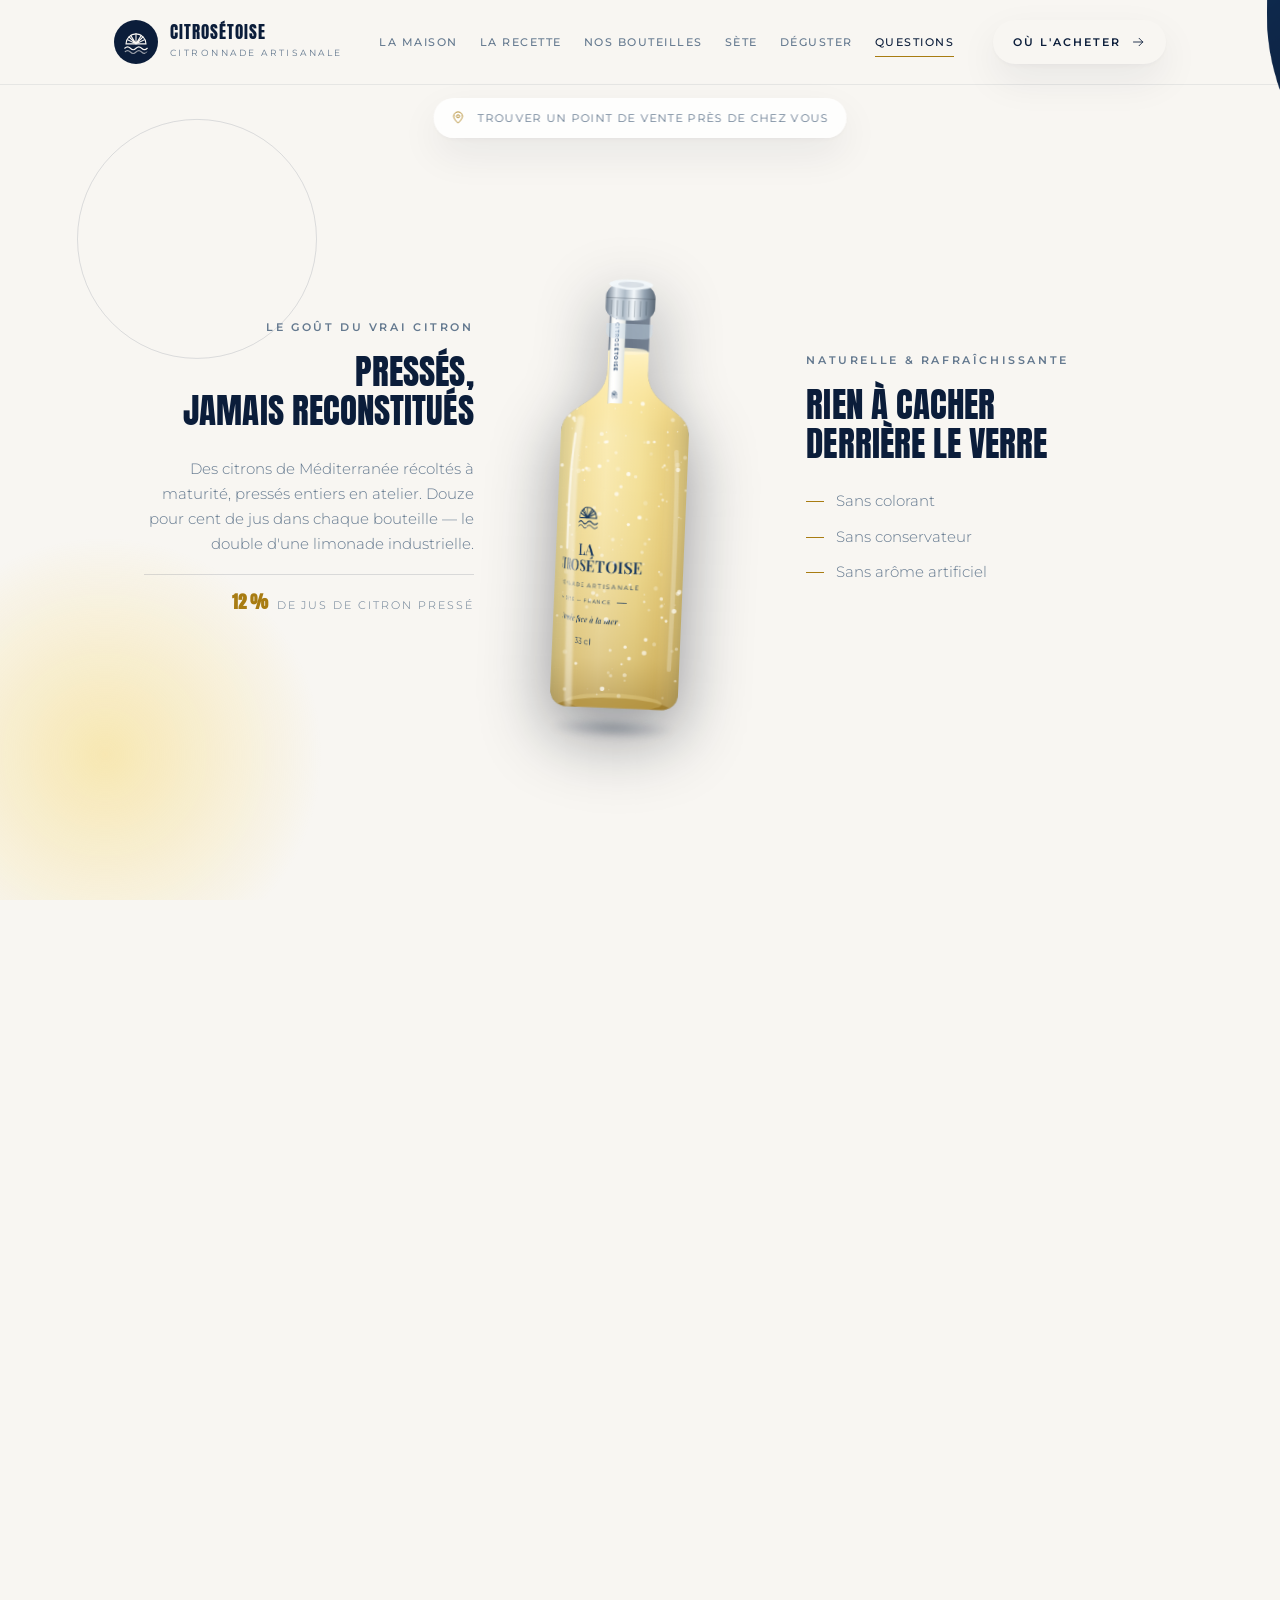
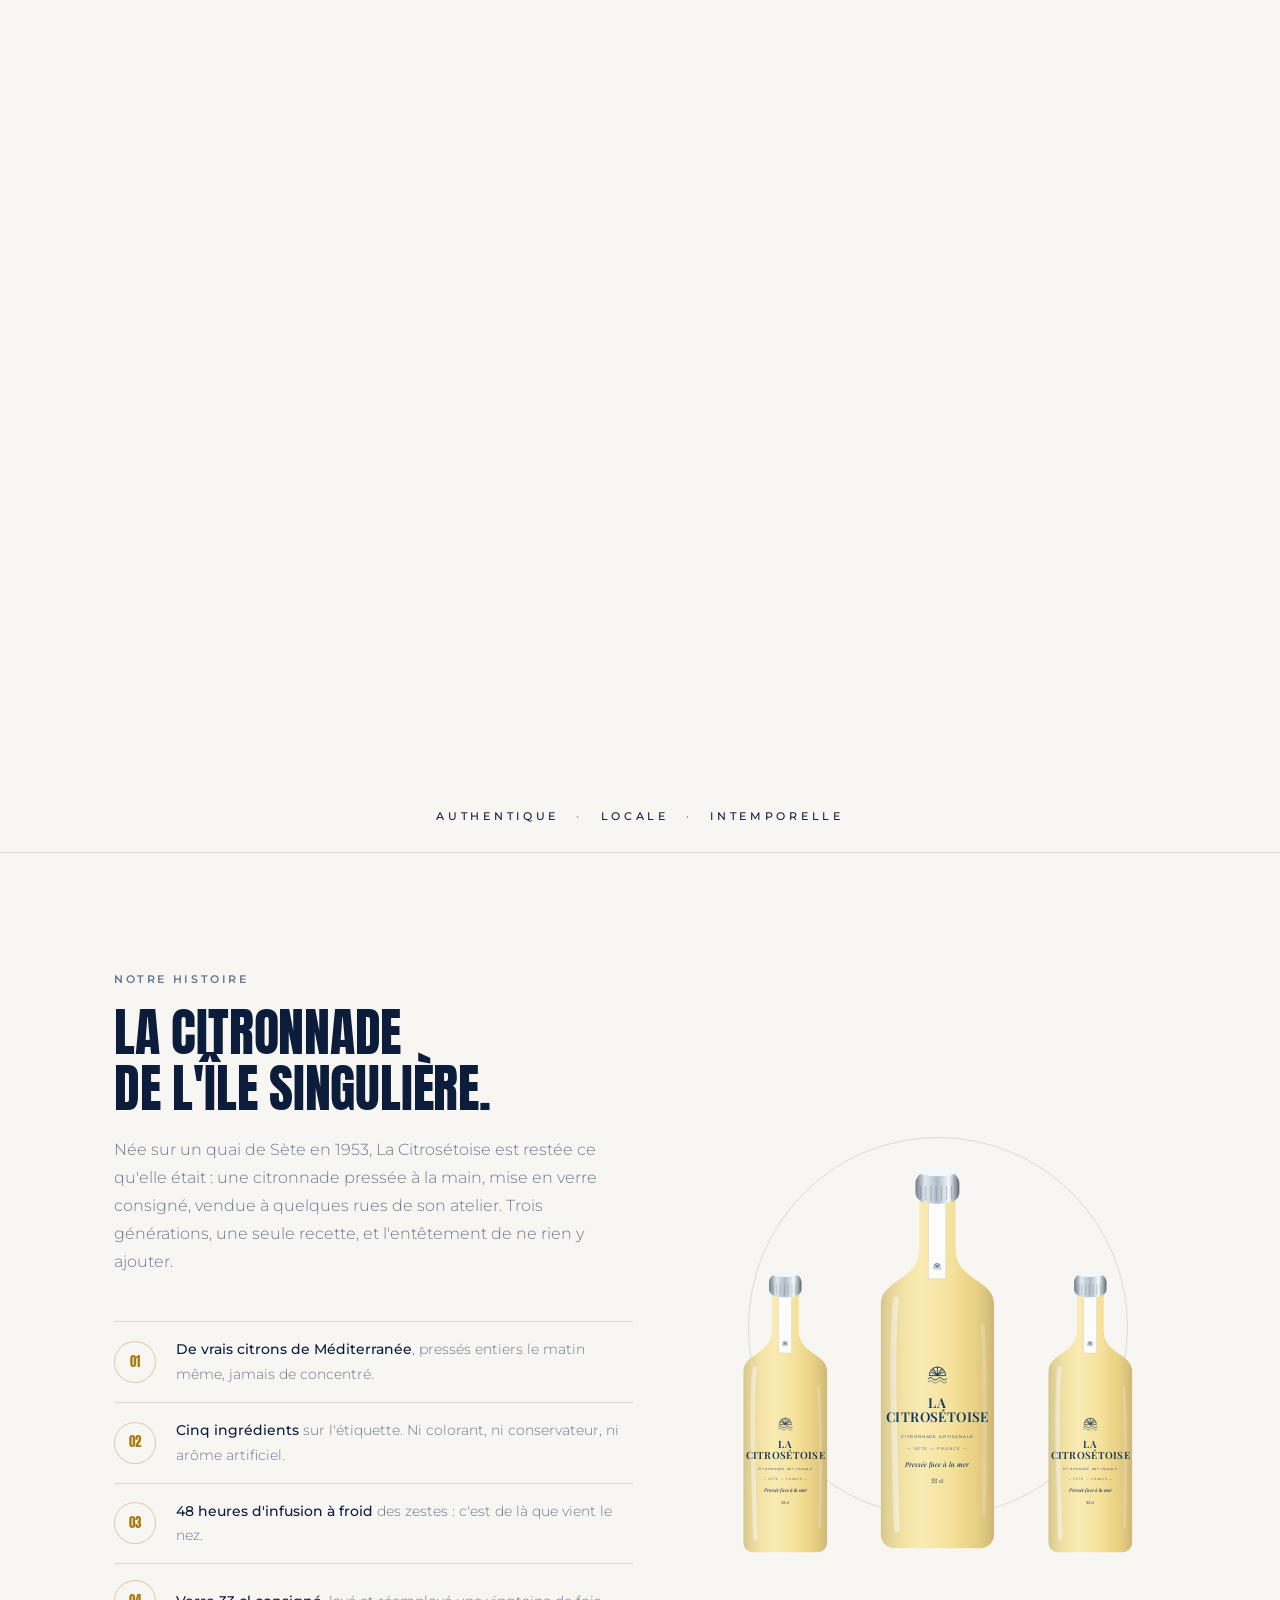
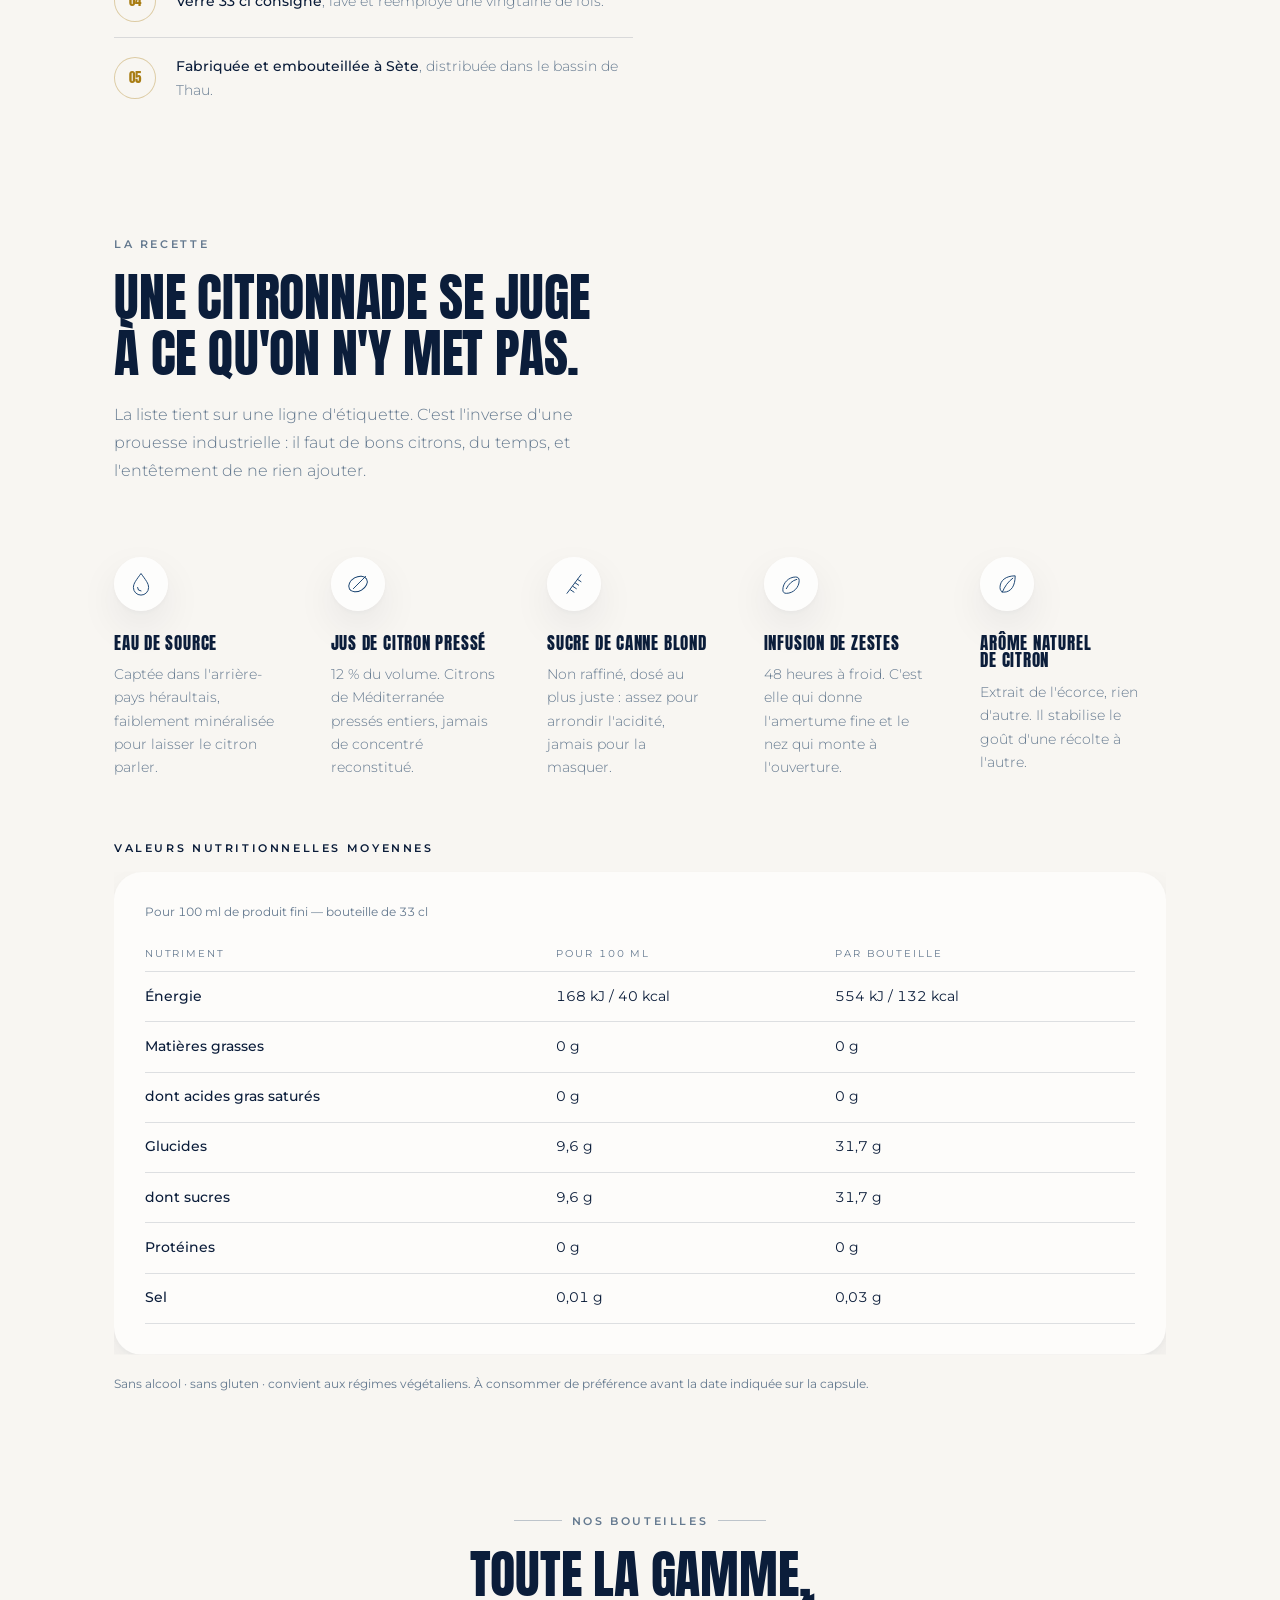
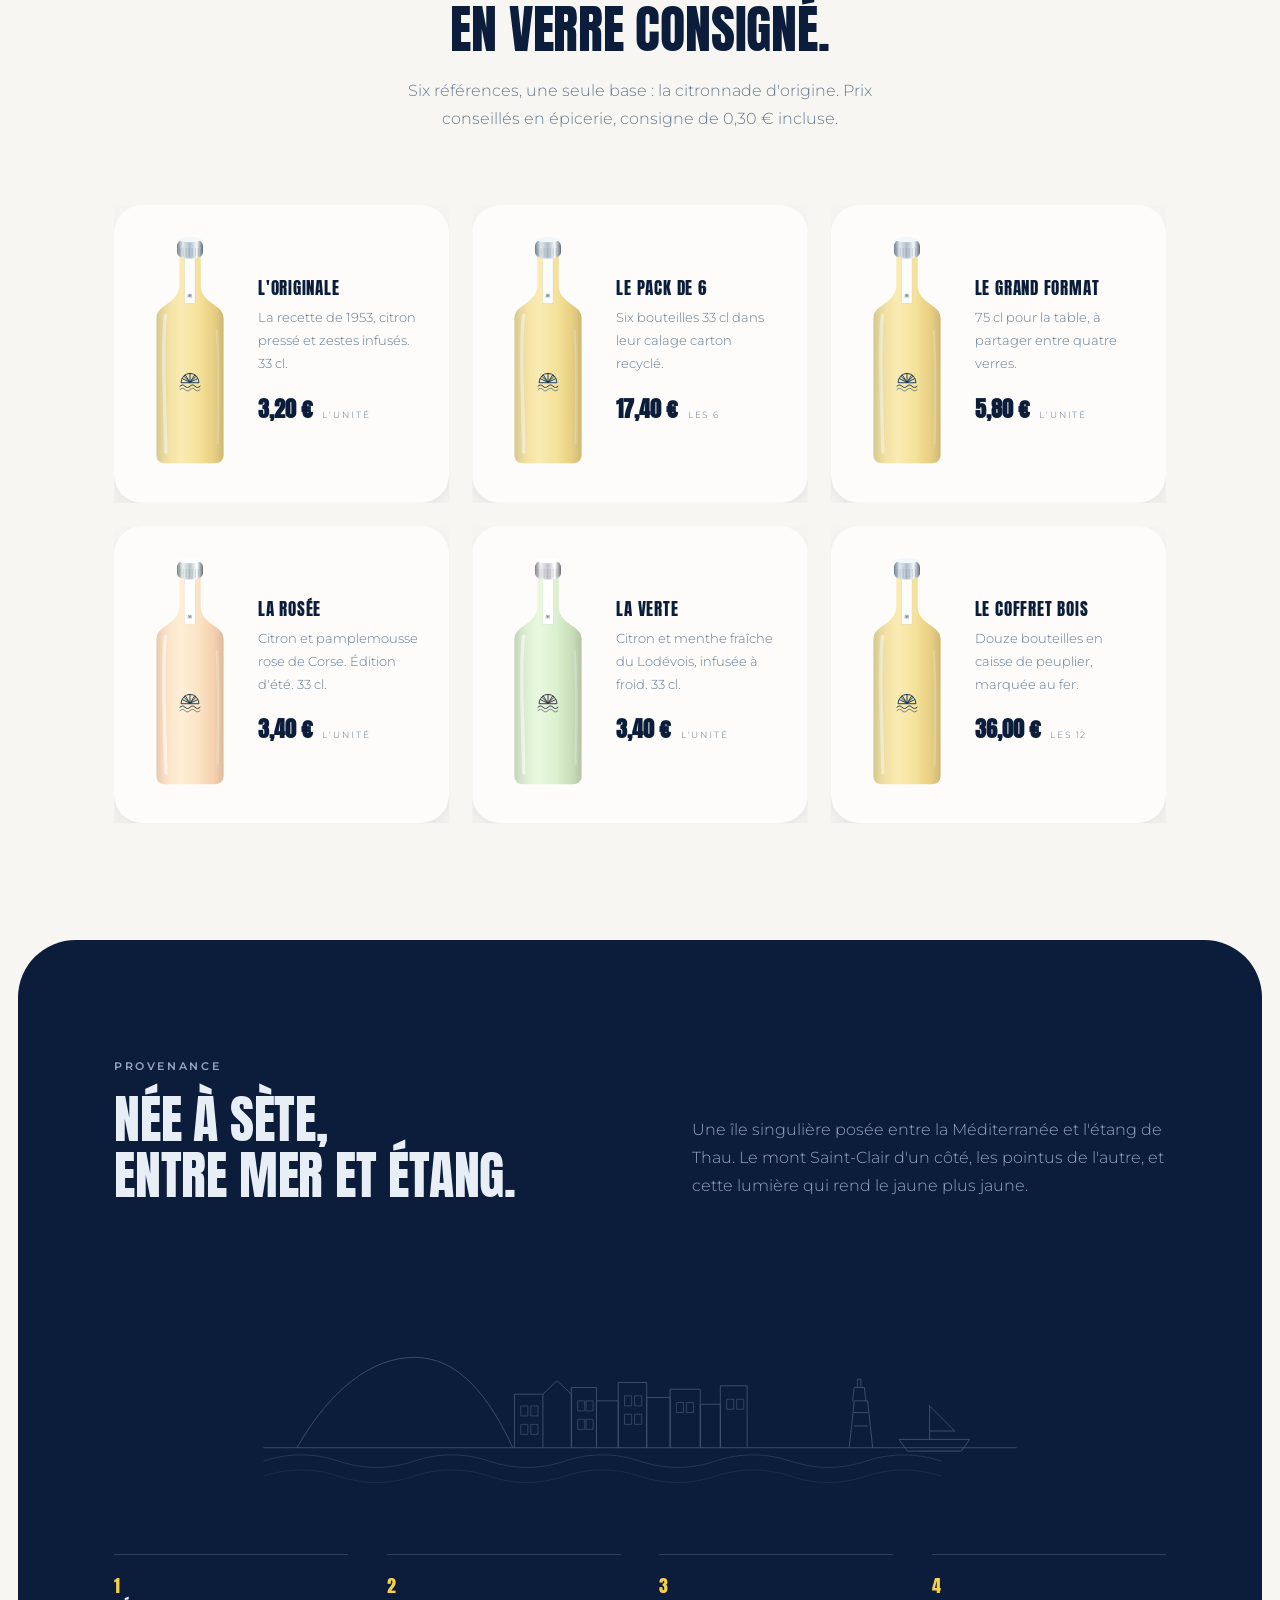
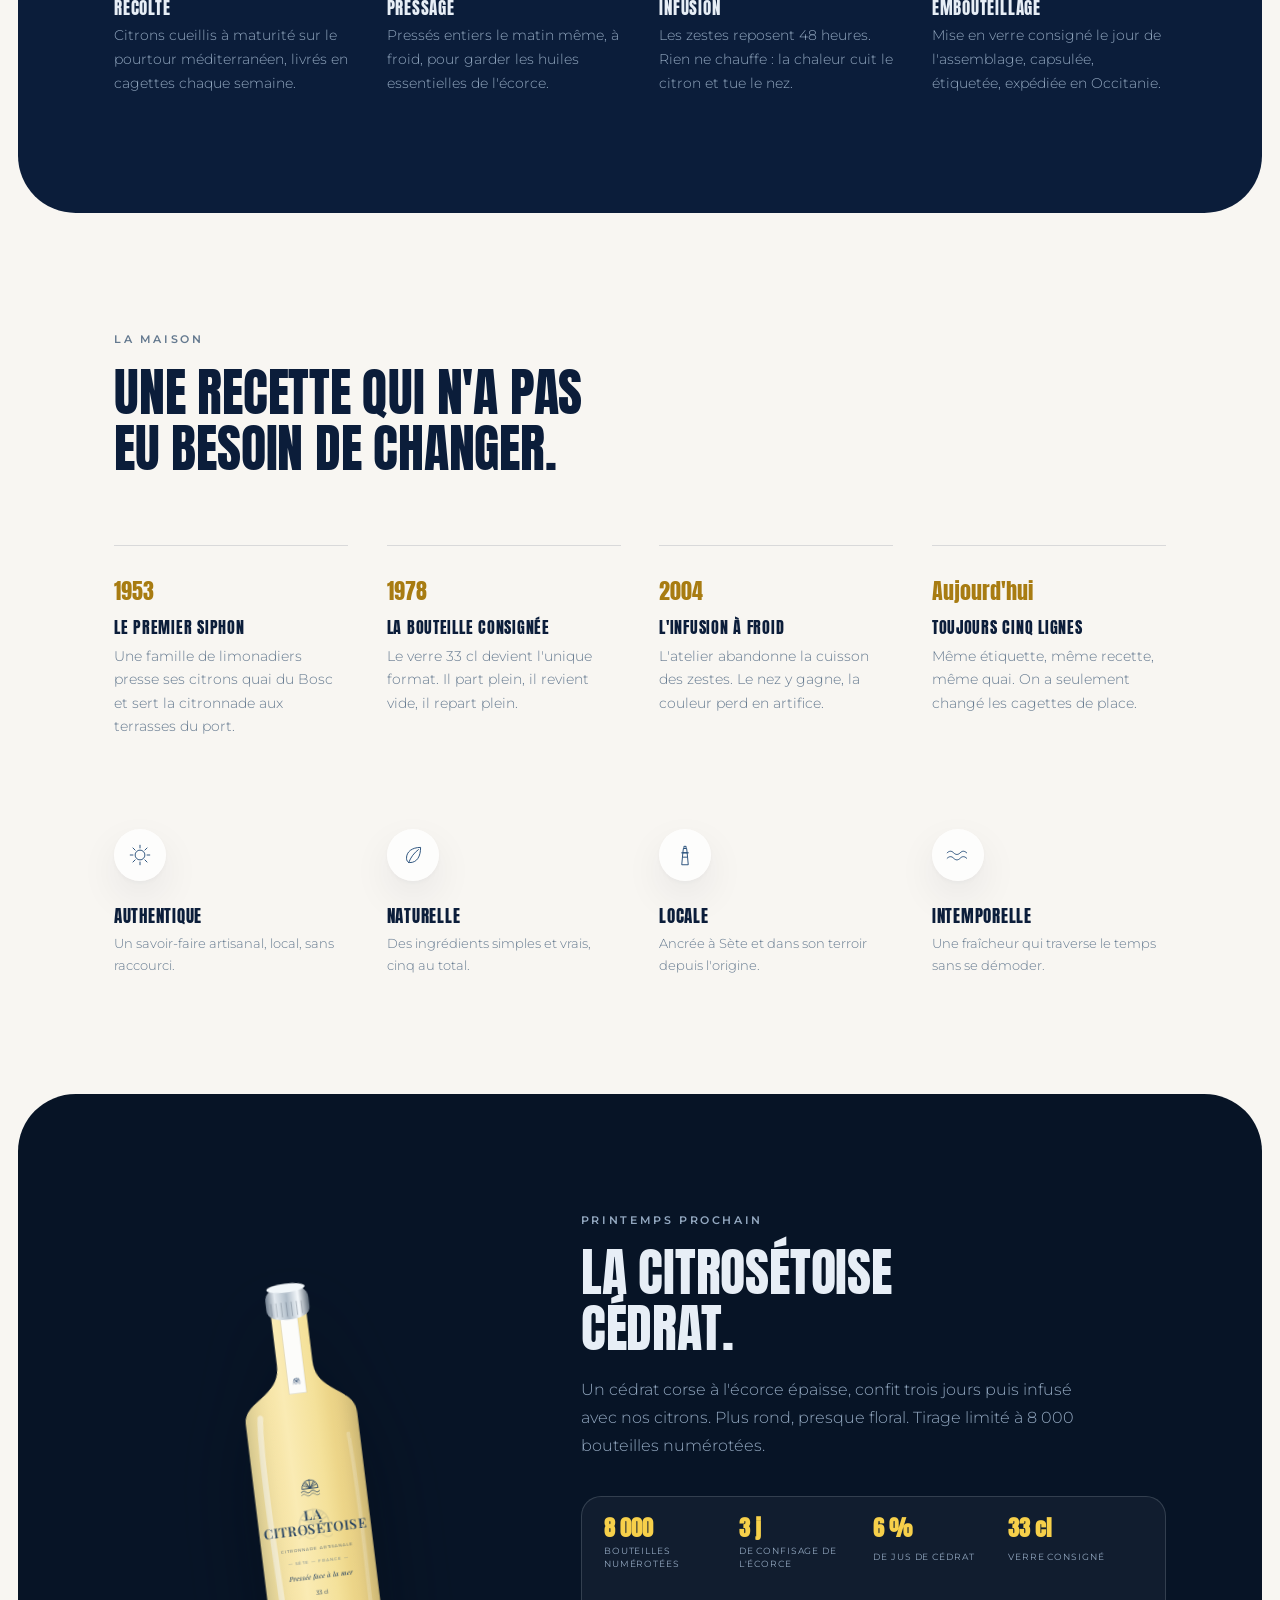
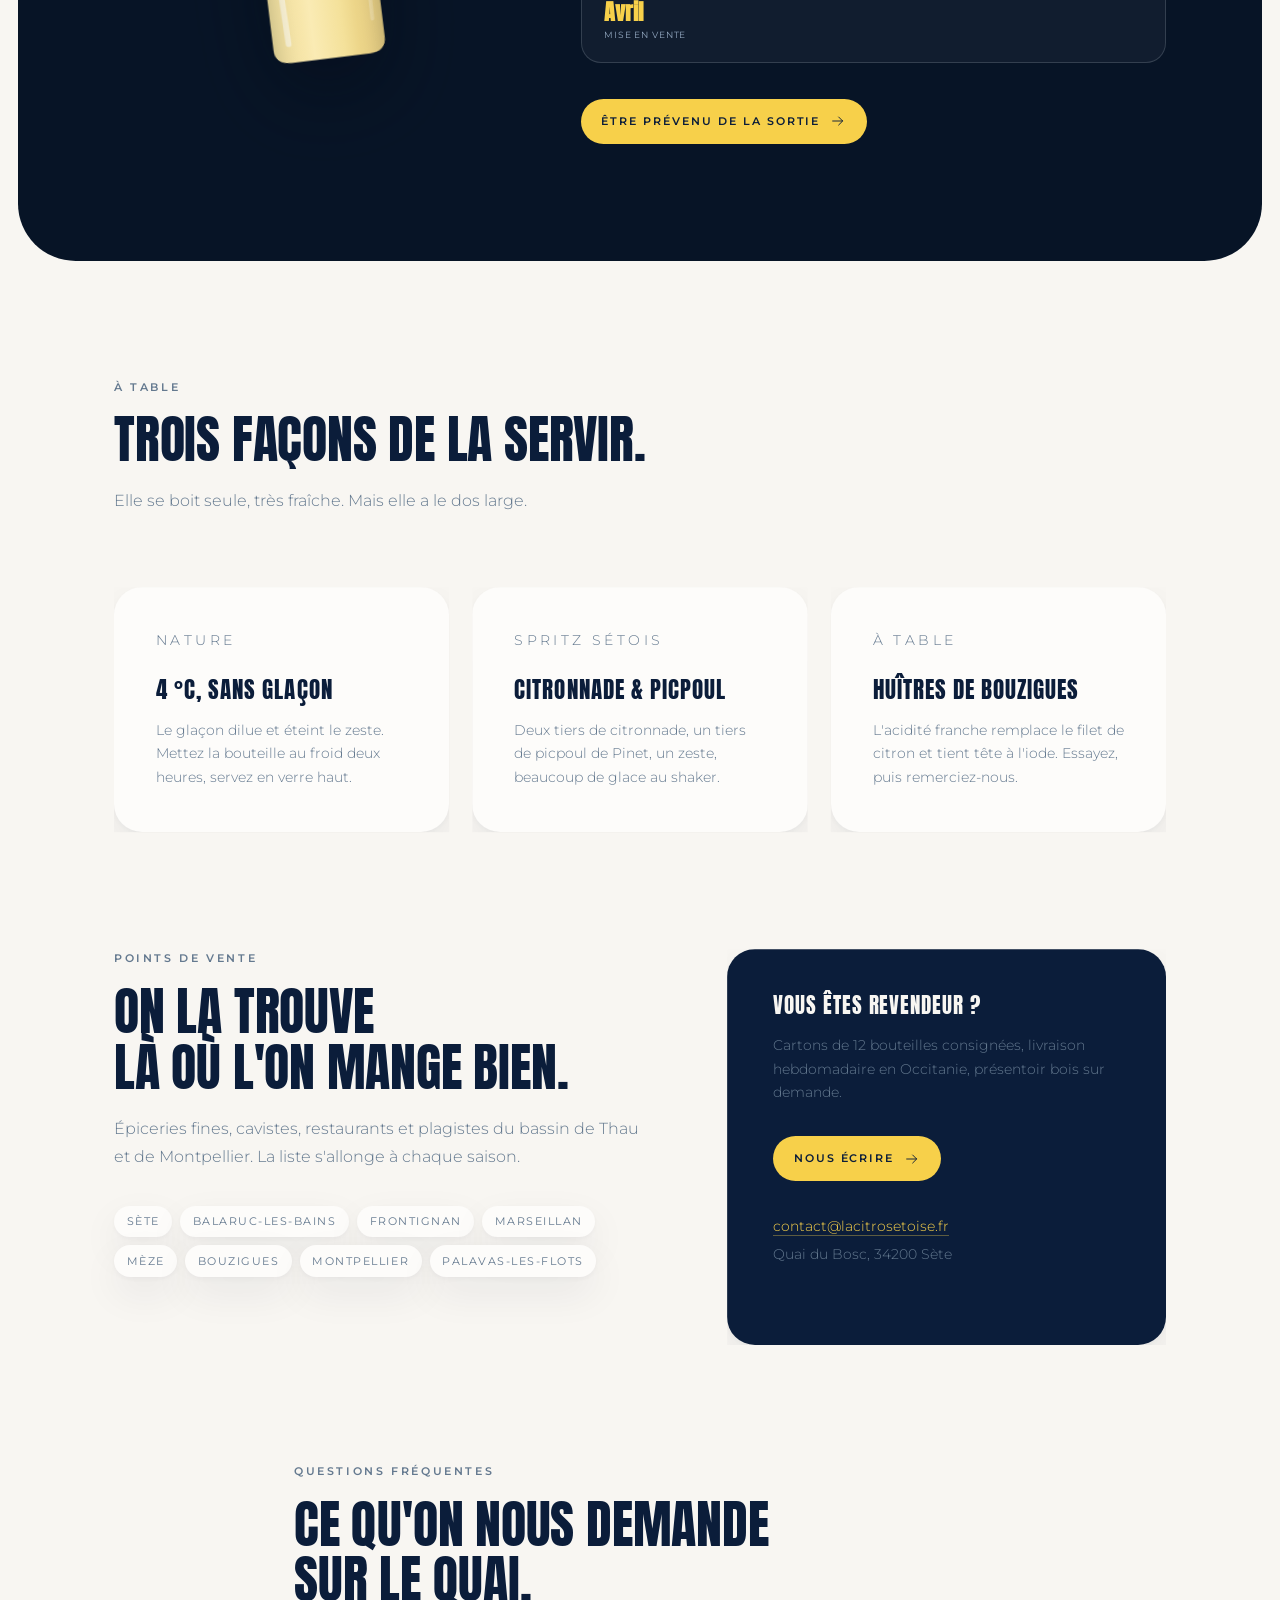
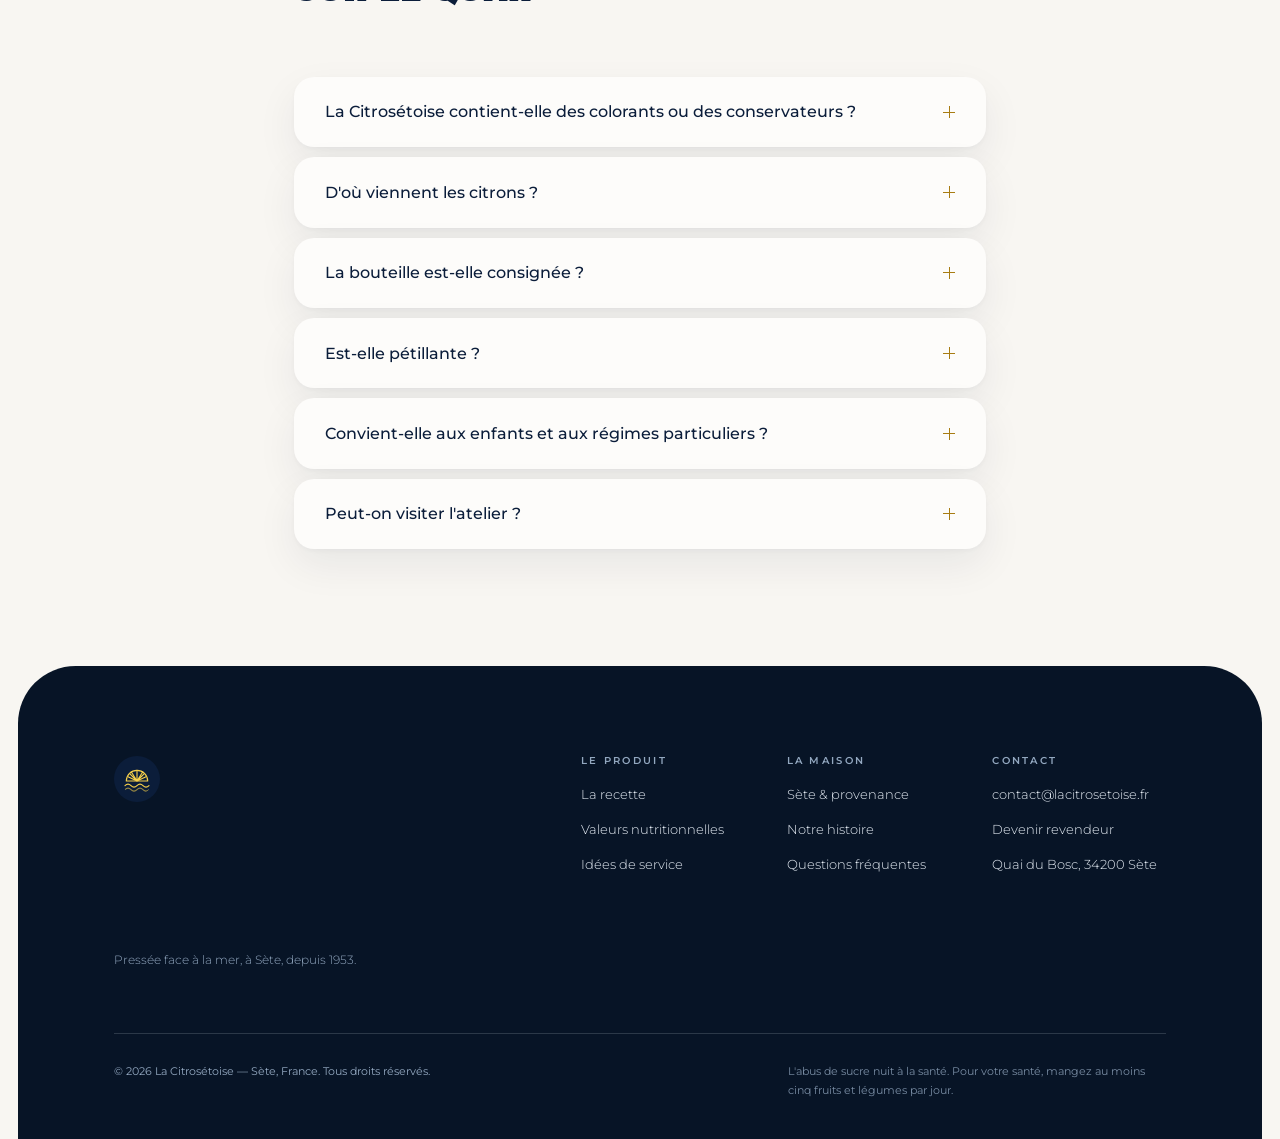
<file: index.html>
<!DOCTYPE html>
<html lang="fr" prefix="og: https://ogp.me/ns#">
<head>
<meta charset="utf-8">
<meta name="viewport" content="width=device-width, initial-scale=1, viewport-fit=cover">

<!-- ============================ SEO ============================ -->
<title>La Citrosétoise — Citronnade artisanale de Sète, pressée face à la mer</title>
<meta name="description" content="La Citrosétoise, citronnade artisanale née à Sète. Cinq ingrédients, de vrais citrons de Méditerranée, sans colorant ni conservateur. Bouteille verre 33 cl, pressée face à la mer.">
<link rel="canonical" href="https://www.lacitrosetoise.fr/">
<meta name="robots" content="index, follow, max-image-preview:large, max-snippet:-1, max-video-preview:-1">
<meta name="author" content="La Citrosétoise">
<meta name="theme-color" content="#061127">
<meta name="color-scheme" content="dark light">
<meta name="format-detection" content="telephone=no">
<meta name="geo.region" content="FR-34">
<meta name="geo.placename" content="Sète, Hérault">
<meta name="geo.position" content="43.4075;3.6936">
<meta name="ICBM" content="43.4075, 3.6936">
<link rel="alternate" hreflang="fr" href="https://www.lacitrosetoise.fr/">
<link rel="alternate" hreflang="x-default" href="https://www.lacitrosetoise.fr/">

<meta property="og:type" content="website">
<meta property="og:site_name" content="La Citrosétoise">
<meta property="og:locale" content="fr_FR">
<meta property="og:url" content="https://www.lacitrosetoise.fr/">
<meta property="og:title" content="La Citrosétoise — Citronnade artisanale de Sète">
<meta property="og:description" content="Cinq ingrédients, de vrais citrons de Méditerranée, zéro colorant. La citronnade artisanale pressée face à la mer, à Sète.">
<meta property="og:image" content="https://www.lacitrosetoise.fr/assets/img/og-citrosetoise.png">
<meta property="og:image:width" content="1200">
<meta property="og:image:height" content="630">
<meta property="og:image:alt" content="Bouteille de citronnade La Citrosétoise sur fond bleu nuit">

<meta name="twitter:card" content="summary_large_image">
<meta name="twitter:title" content="La Citrosétoise — Citronnade artisanale de Sète">
<meta name="twitter:description" content="Cinq ingrédients, de vrais citrons de Méditerranée, zéro colorant. Pressée face à la mer.">
<meta name="twitter:image" content="https://www.lacitrosetoise.fr/assets/img/og-citrosetoise.png">

<link rel="icon" href="/favicon.svg" type="image/svg+xml">
<link rel="apple-touch-icon" href="/assets/img/apple-touch-icon.png">
<link rel="manifest" href="/site.webmanifest">

<link rel="preload" href="/assets/fonts/anton-400-latin.woff2" as="font" type="font/woff2" crossorigin>
<link rel="preload" href="/assets/fonts/montserrat-400-latin.woff2" as="font" type="font/woff2" crossorigin>
<link rel="stylesheet" href="/assets/css/fonts.css">
<link rel="stylesheet" href="/assets/css/main.css">

<script type="application/ld+json">
{
  "@context": "https://schema.org",
  "@graph": [
    {
      "@type": "Organization",
      "@id": "https://www.lacitrosetoise.fr/#organisation",
      "name": "La Citrosétoise",
      "alternateName": "Citrosétoise",
      "url": "https://www.lacitrosetoise.fr/",
      "logo": "https://www.lacitrosetoise.fr/assets/img/logo-citrosetoise.png",
      "email": "contact@lacitrosetoise.fr",
      "description": "Maison artisanale de citronnade fondée à Sète, dans l'Hérault.",
      "address": {
        "@type": "PostalAddress",
        "streetAddress": "Quai du Bosc",
        "addressLocality": "Sète",
        "postalCode": "34200",
        "addressRegion": "Occitanie",
        "addressCountry": "FR"
      },
      "areaServed": { "@type": "Country", "name": "France" }
    },
    {
      "@type": "WebSite",
      "@id": "https://www.lacitrosetoise.fr/#site",
      "url": "https://www.lacitrosetoise.fr/",
      "name": "La Citrosétoise",
      "inLanguage": "fr-FR",
      "publisher": { "@id": "https://www.lacitrosetoise.fr/#organisation" }
    },
    {
      "@type": "Product",
      "@id": "https://www.lacitrosetoise.fr/#produit",
      "name": "La Citrosétoise — Citronnade artisanale 33 cl",
      "category": "Boisson sans alcool > Citronnade",
      "description": "Citronnade artisanale élaborée à Sète avec de vrais citrons de Méditerranée, du sucre de canne blond et une infusion de zestes. Sans colorant, sans conservateur, sans arôme artificiel. Bouteille en verre consignée de 33 cl.",
      "image": "https://www.lacitrosetoise.fr/assets/img/bouteille-citrosetoise-33cl.png",
      "brand": { "@id": "https://www.lacitrosetoise.fr/#organisation" },
      "manufacturer": { "@id": "https://www.lacitrosetoise.fr/#organisation" },
      "countryOfOrigin": "FR",
      "material": "Verre",
      "additionalProperty": [
        { "@type": "PropertyValue", "name": "Contenance", "value": "33 cl" },
        { "@type": "PropertyValue", "name": "Jus de citron", "value": "12 %" },
        { "@type": "PropertyValue", "name": "Ingrédients", "value": "5" },
        { "@type": "PropertyValue", "name": "Infusion des zestes", "value": "48 heures à froid" }
      ]
    },
    {
      "@type": "FAQPage",
      "@id": "https://www.lacitrosetoise.fr/#faq",
      "mainEntity": [
        {
          "@type": "Question",
          "name": "La Citrosétoise contient-elle des colorants ou des conservateurs ?",
          "acceptedAnswer": { "@type": "Answer", "text": "Non. La recette tient en cinq ingrédients : eau de source, jus de citron pressé, sucre de canne blond, infusion de zestes et arôme naturel de citron. Ni colorant, ni conservateur, ni arôme artificiel." }
        },
        {
          "@type": "Question",
          "name": "D'où viennent les citrons ?",
          "acceptedAnswer": { "@type": "Answer", "text": "Du pourtour méditerranéen, principalement de la côte d'Azur et de Sicile, récoltés à maturité et pressés en atelier à Sète." }
        },
        {
          "@type": "Question",
          "name": "La bouteille est-elle consignée ?",
          "acceptedAnswer": { "@type": "Answer", "text": "Oui. La bouteille en verre 33 cl est consignée chez tous nos revendeurs partenaires du bassin de Thau, puis lavée et réemployée en atelier." }
        },
        {
          "@type": "Question",
          "name": "Où acheter La Citrosétoise ?",
          "acceptedAnswer": { "@type": "Answer", "text": "Chez les épiciers fins, cavistes, restaurants et plagistes de Sète, Balaruc-les-Bains, Frontignan, Marseillan et Montpellier, ainsi qu'auprès de nos revendeurs partenaires en Occitanie." }
        },
        {
          "@type": "Question",
          "name": "La citronnade convient-elle aux enfants et aux régimes particuliers ?",
          "acceptedAnswer": { "@type": "Answer", "text": "Oui. La Citrosétoise est sans alcool, sans gluten et convient aux régimes végétaliens." }
        }
      ]
    }
  ]
}
</script>
</head>

<body>
<a class="skip-link" href="#contenu">Aller au contenu</a>

<!-- rideau d'ouverture : il se coupe en deux et s'écarte -->
<div class="rideau" data-rideau aria-hidden="true">
  <span class="rideau__volet rideau__volet--haut"></span>
  <span class="rideau__volet rideau__volet--bas"></span>
  <span class="rideau__marque">
    <svg viewBox="0 0 48 48"><use href="#mark-lemon"></use></svg>
  </span>
</div>

<!-- Grain + vignette d'ambiance -->
<div class="atmosphere" aria-hidden="true">
  <div class="atmosphere__grain"></div>
  <div class="atmosphere__glow"></div>
</div>

<!-- ====================== EN-TÊTE / MENU PRINCIPAL ====================== -->
<header class="site-header" id="entete">
  <div class="site-header__inner">
    <a class="brand" href="#haut" aria-label="La Citrosétoise, retour en haut de page">
      <svg class="brand__mark" viewBox="0 0 48 48" aria-hidden="true" focusable="false">
        <use href="#mark-lemon"></use>
      </svg>
      <span class="brand__text">
        <span class="brand__name">Citrosétoise</span>
        <span class="brand__baseline">Citronnade artisanale</span>
      </span>
    </a>

    <nav class="nav" id="menu-principal" aria-label="Menu principal">
      <ul class="nav__list">
        <li><a class="nav__link" href="#maison-intro"><span>La maison</span></a></li>
        <li><a class="nav__link" href="#recette"><span>La recette</span></a></li>
        <li><a class="nav__link" href="#bouteilles"><span>Nos bouteilles</span></a></li>
        <li><a class="nav__link" href="#sete"><span>Sète</span></a></li>
        <li><a class="nav__link" href="#degustation"><span>Déguster</span></a></li>
        <li><a class="nav__link" href="#faq"><span>Questions</span></a></li>
      </ul>
    </nav>

    <a class="btn btn--ghost site-header__cta" href="#ou-acheter">
      <span>Où l'acheter</span>
      <svg viewBox="0 0 24 24" aria-hidden="true" focusable="false"><path d="M4 12h15M13 6l6 6-6 6" fill="none" stroke="currentColor" stroke-width="1.4" stroke-linecap="round" stroke-linejoin="round"/></svg>
    </a>

    <a class="pilule" href="#ou-acheter">
      <svg viewBox="0 0 24 24" aria-hidden="true"><path d="M12 21s7-6.3 7-11a7 7 0 1 0-14 0c0 4.7 7 11 7 11Z" fill="none" stroke="currentColor" stroke-width="1.4"/><circle cx="12" cy="10" r="2.4" fill="none" stroke="currentColor" stroke-width="1.4"/></svg>
      <span>Trouver un point de vente près de chez vous</span>
    </a>

    <button class="burger" type="button" aria-expanded="false" aria-controls="menu-principal" aria-label="Ouvrir le menu">
      <span></span><span></span>
    </button>
  </div>
  <div class="site-header__progress" aria-hidden="true"><i></i></div>
</header>

<main id="contenu">

<!-- ====================== SCÈNE : BOUTEILLE 3D AU SCROLL ====================== -->
<div class="scene" id="haut" data-scene>
  <div class="scene__pin">

    <!-- décor : grandes formes organiques, en parallaxe douce -->
    <div class="decor" data-sky aria-hidden="true">
      <span class="forme forme--marine" data-forme></span>
      <span class="forme forme--citron" data-parallax="0.12"></span>
      <span class="forme forme--anneau" data-parallax="0.09"></span>
    </div>

    <!-- la bouteille -->
    <div class="bottle-holder" data-bottle-holder>
      <figure class="bottle" data-bottle aria-label="Bouteille de citronnade La Citrosétoise 33 cl, en rotation au fil du défilement">
        <div class="bottle__shadow"></div>

        <!-- verre + liquide (silhouette fixe : un corps de révolution garde la même silhouette en tournant) -->
        <svg class="bottle__glass bottle__glass--back" viewBox="0 0 240 620" aria-hidden="true" focusable="false">
          <defs>
            <linearGradient id="grad-liquid" x1="0" y1="0" x2="1" y2="0">
              <stop offset="0" stop-color="var(--jus-1, #D9B860)"/>
              <stop offset=".13" stop-color="var(--jus-2, #EFD88C)"/>
              <stop offset=".40" stop-color="var(--jus-3, #FAEBB4)"/>
              <stop offset=".60" stop-color="var(--jus-4, #F4E19A)"/>
              <stop offset=".88" stop-color="var(--jus-5, #DEBF69)"/>
              <stop offset="1" stop-color="var(--jus-6, #BC9B48)"/>
            </linearGradient>
            <linearGradient id="grad-liquid-v" x1="0" y1="0" x2="0" y2="1">
              <stop offset="0" stop-color="#FFF3C4" stop-opacity=".95"/>
              <stop offset=".22" stop-color="#FFE38A" stop-opacity="0"/>
              <stop offset=".82" stop-color="#8A5F06" stop-opacity=".22"/>
              <stop offset="1" stop-color="#6B4703" stop-opacity=".5"/>
            </linearGradient>
            <linearGradient id="grad-arete" x1="0" y1="0" x2="1" y2="0">
              <stop offset="0" stop-color="#2C4A6B" stop-opacity=".55"/>
              <stop offset=".1" stop-color="#41648A" stop-opacity=".22"/>
              <stop offset=".3" stop-color="#FFFFFF" stop-opacity="0"/>
              <stop offset=".72" stop-color="#FFFFFF" stop-opacity="0"/>
              <stop offset=".9" stop-color="#41648A" stop-opacity=".24"/>
              <stop offset="1" stop-color="#26415F" stop-opacity=".6"/>
            </linearGradient>
            <linearGradient id="grad-glass" x1="0" y1="0" x2="1" y2="0">
              <stop offset="0" stop-color="#9FC2D8" stop-opacity=".55"/>
              <stop offset=".18" stop-color="#E8F4FA" stop-opacity=".18"/>
              <stop offset=".5" stop-color="#FFFFFF" stop-opacity=".05"/>
              <stop offset=".84" stop-color="#CFE4F0" stop-opacity=".2"/>
              <stop offset="1" stop-color="#6E93B0" stop-opacity=".5"/>
            </linearGradient>
            <linearGradient id="grad-cap" x1="0" y1="0" x2="1" y2="0">
              <stop offset="0" stop-color="#6E7C8C"/>
              <stop offset=".2" stop-color="#E2E9EF"/>
              <stop offset=".38" stop-color="#AFBCC8"/>
              <stop offset=".56" stop-color="#F4F8FB"/>
              <stop offset=".78" stop-color="#93A2B1"/>
              <stop offset="1" stop-color="#5C6976"/>
            </linearGradient>
            <clipPath id="clip-bottle">
              <path d="M92 36h56v94c0 20 8 32 24 44 20 15 36 22 36 46v352c0 16-10 24-26 24H58c-16 0-26-8-26-24V220c0-24 16-31 36-46 16-12 24-24 24-44V36Z"/>
            </clipPath>
          </defs>

          <!-- corps du verre -->
          <g clip-path="url(#clip-bottle)">
            <rect x="0" y="0" width="240" height="620" fill="#0B2545" opacity=".55"/>
            <!-- liquide -->
            <rect x="0" y="104" width="240" height="516" fill="url(#grad-liquid)"/>
            <rect x="0" y="104" width="240" height="516" fill="url(#grad-liquid-v)"/>
            <!-- ligne de remplissage -->
            <ellipse cx="120" cy="104" rx="27" ry="5" fill="#FFF6D2" opacity=".8"/>
            <!-- verre au-dessus du liquide -->
            <rect x="0" y="0" width="240" height="106" fill="url(#grad-glass)"/>
            <!-- fond de bouteille -->
            <ellipse cx="120" cy="600" rx="84" ry="18" fill="#8A6205" opacity=".55"/>
            <ellipse cx="120" cy="588" rx="66" ry="12" fill="#FFEBA6" opacity=".22"/>
          </g>
        </svg>

        <!-- étiquettes cylindriques (générées : lamelles en rotation 3D) -->
        <div class="bottle__spin" data-spin>
          <div class="cyl cyl--label" data-cyl="label" data-radius="78" data-slats="18"></div>
          <div class="cyl cyl--neck" data-cyl="neck" data-radius="26" data-slats="12"></div>
        </div>

        <!-- reflets, condensation, capsule : au-dessus de tout -->
        <svg class="bottle__glass bottle__glass--front" viewBox="0 0 240 620" aria-hidden="true" focusable="false">
          <g clip-path="url(#clip-bottle)">
            <!-- arêtes du verre : c'est ce galbe qui donne le volume au cylindre -->
            <rect x="0" y="0" width="240" height="620" fill="url(#grad-arete)"/>
            <!-- reflet principal -->
            <path d="M58 200c-6 40-7 90-6 152 1 56 3 158 5 240" fill="none" stroke="#FFFFFF" stroke-opacity=".42" stroke-width="10" stroke-linecap="round" filter="blur(1.5px)"/>
            <path d="M52 220c-5 40-6 96-5 158" fill="none" stroke="#FFFFFF" stroke-opacity=".72" stroke-width="3" stroke-linecap="round"/>
            <path d="M104 46c-2 16-2 34-1 52" fill="none" stroke="#FFFFFF" stroke-opacity=".5" stroke-width="3" stroke-linecap="round"/>
            <!-- reflet droit -->
            <path d="M192 240c4 60 4 200 2 300" fill="none" stroke="#FFFFFF" stroke-opacity=".26" stroke-width="6" stroke-linecap="round"/>
            <!-- condensation (JS) -->
            <g data-droplets fill="#FFFFFF" fill-opacity=".5"></g>
          </g>
        </svg>

        <!-- capsule couronne : au-dessus de la collerette, sans fusion de calque -->
        <svg class="bottle__cap" viewBox="0 0 240 620" aria-hidden="true" focusable="false">
          <path d="M88 66h64v12c0 6-5 9-14 9h-36c-9 0-14-3-14-9Z" fill="#C9DCEA" opacity=".45"/>
          <path d="M86 30c0-12 12-22 34-22s34 10 34 22v14c0 8-6 14-16 16-8 2-28 2-36 0-10-2-16-8-16-16Z" fill="url(#grad-cap)"/>
          <path d="M86 31h68" stroke="#3B4855" stroke-opacity=".35" stroke-width="1.5"/>
          <g stroke="#41505E" stroke-opacity=".4" stroke-width="1.2">
            <path d="M94 34v20M102 34v22M110 34v23M118 34v23M126 34v23M134 34v22M142 34v20"/>
          </g>
          <ellipse cx="120" cy="12" rx="30" ry="7" fill="#F2F7FA" opacity=".95"/>
          <ellipse cx="120" cy="12" rx="18" ry="4" fill="#0B1D3A" opacity=".1"/>
        </svg>
      </figure>
    </div>

    <!-- chapitres -->
    <div class="chapters">

      <!-- 0 · Ouverture -->
      <section class="chapter chapter--hero" data-chapter="0" aria-labelledby="titre-principal">
        <div class="shop">
          <p class="eyebrow">L'originale depuis toujours</p>
          <h1 class="hero-title" id="titre-principal">
            <span class="hero-title__main" data-split>Citrosétoise</span>
            <em class="hero-title__script" data-var-nom>l'Originale</em>
          </h1>
          <p class="shop__prix">
            <b data-var-prix>3,20 €</b>
            <span data-var-format>la bouteille 33 cl</span>
          </p>
          <p class="shop__texte" data-var-texte>Citron pressé, zestes infusés 48 heures à froid, sucre de canne blond. La recette de 1953, sans colorant ni conservateur — pressée face à la mer, à Sète.</p>
          <div class="shop__actions">
            <a class="btn btn--solid" href="#ou-acheter">
              <span>Où l'acheter</span>
              <svg viewBox="0 0 24 24" aria-hidden="true"><path d="M4 12h15M13 6l6 6-6 6" fill="none" stroke="currentColor" stroke-width="1.4" stroke-linecap="round" stroke-linejoin="round"/></svg>
            </a>
            <a class="shop__lien" href="#bouteilles">Voir la gamme</a>
          </div>
          <div class="shop__puces" data-puces role="tablist" aria-label="Choisir un parfum"></div>
        </div>

        <button class="fleche fleche--prec" type="button" data-var-prec aria-label="Parfum précédent">
          <svg viewBox="0 0 24 24" aria-hidden="true"><path d="M15 5l-7 7 7 7" fill="none" stroke="currentColor" stroke-width="1.5" stroke-linecap="round" stroke-linejoin="round"/></svg>
        </button>
        <button class="fleche fleche--suiv" type="button" data-var-suiv aria-label="Parfum suivant">
          <svg viewBox="0 0 24 24" aria-hidden="true"><path d="M9 5l7 7-7 7" fill="none" stroke="currentColor" stroke-width="1.5" stroke-linecap="round" stroke-linejoin="round"/></svg>
        </button>

        <p class="hero-hint">
          <span class="hero-hint__wheel" aria-hidden="true"><i></i></span>
          Faites défiler : la bouteille tourne
        </p>
      </section>

      <!-- 1 · Le citron -->
      <section class="chapter" data-chapter="1" aria-label="Le goût du vrai citron">
        <article class="card card--left" data-side="left" data-step="0">
          <p class="eyebrow">Le goût du vrai citron</p>
          <h2 class="card__title">Pressés,<br>jamais reconstitués</h2>
          <p>Des citrons de Méditerranée récoltés à maturité, pressés entiers en atelier. Douze pour cent de jus dans chaque bouteille — le double d'une limonade industrielle.</p>
          <p class="card__meta"><b>12 %</b> de jus de citron pressé</p>
        </article>
        <article class="card card--right" data-side="right" data-step="1">
          <p class="eyebrow">Naturelle &amp; rafraîchissante</p>
          <h2 class="card__title">Rien à cacher<br>derrière le verre</h2>
          <ul class="ticks">
            <li>Sans colorant</li>
            <li>Sans conservateur</li>
            <li>Sans arôme artificiel</li>
          </ul>
        </article>
      </section>

      <!-- 2 · Les ingrédients -->
      <section class="chapter" data-chapter="2" aria-label="Les cinq ingrédients">
        <div class="chapter__head">
          <p class="eyebrow eyebrow--center"><span class="rule"></span>Ce qu'il y a dedans<span class="rule"></span></p>
          <h2 class="chapter__title">Cinq ingrédients.<br>Pas un de plus.</h2>
        </div>
        <ol class="formula" aria-label="Liste des ingrédients par ordre décroissant">
          <li data-step="0"><span class="formula__pct">72 %</span><span class="formula__name">Eau de source</span><span class="formula__note">captée dans l'Hérault</span></li>
          <li data-step="1"><span class="formula__pct">12 %</span><span class="formula__name">Jus de citron</span><span class="formula__note">pressé en atelier</span></li>
          <li data-step="2"><span class="formula__pct">14 %</span><span class="formula__name">Sucre de canne blond</span><span class="formula__note">non raffiné</span></li>
          <li data-step="3"><span class="formula__pct">1,6 %</span><span class="formula__name">Infusion de zestes</span><span class="formula__note">48 h à froid</span></li>
          <li data-step="4"><span class="formula__pct">0,4 %</span><span class="formula__name">Arôme naturel de citron</span><span class="formula__note">extrait de l'écorce</span></li>
        </ol>
      </section>

      <!-- 3 · Sète -->
      <section class="chapter" data-chapter="3" aria-label="Provenance : Sète">
        <article class="card card--left card--wide" data-side="left" data-step="0">
          <p class="eyebrow">43°24′ N — 3°41′ E</p>
          <h2 class="card__title">Pressée face<br>à la mer</h2>
          <p>L'atelier tient sur un quai, entre les chalutiers et les criées. On y presse le matin, on y embouteille l'après-midi, et le vent d'est entre par la porte du fond.</p>
        </article>
        <div class="stat-stack" data-side="right">
          <div class="stat" data-step="1"><b class="num" data-count-to="1953" data-count-format="year">1953</b><span>Première bouteille, quai du Bosc</span></div>
          <div class="stat" data-step="2"><b class="num" data-count-to="48">48</b><span>Heures d'infusion à froid</span></div>
          <div class="stat" data-step="3"><b class="num" data-count-to="100" data-count-suffix=" %">100 %</b><span>Verre consigné, lavé, réemployé</span></div>
        </div>
      </section>

      <!-- 4 · La fiche -->
      <section class="chapter chapter--spec" data-chapter="4" aria-label="Fiche produit">
        <div class="spec">
          <p class="eyebrow">La bouteille</p>
          <h2 class="chapter__title chapter__title--sm">33 cl de<br>Méditerranée</h2>
          <dl class="spec__list">
            <div data-step="0"><dt>Format</dt><dd>Verre 33 cl, capsule couronne</dd></div>
            <div data-step="1"><dt>Service</dt><dd>Très frais, 4 °C, sans glaçon</dd></div>
            <div data-step="2"><dt>Conservation</dt><dd>18 mois — à l'abri de la lumière</dd></div>
            <div data-step="3"><dt>Sucres</dt><dd>9,6 g / 100 ml</dd></div>
          </dl>
          <a class="btn btn--solid" href="#ou-acheter" data-step="4">
            <span>Trouver un point de vente</span>
            <svg viewBox="0 0 24 24" aria-hidden="true"><path d="M4 12h15M13 6l6 6-6 6" fill="none" stroke="currentColor" stroke-width="1.4" stroke-linecap="round" stroke-linejoin="round"/></svg>
          </a>
        </div>
      </section>
    </div>

  </div>
</div>

<!-- ====================== SIGNATURE ====================== -->
<div class="signature">
  <p>Authentique<i>·</i>Locale<i>·</i>Intemporelle</p>
</div>

<!-- ====================== À PROPOS ====================== -->
<section class="section section--light" id="maison-intro" aria-labelledby="titre-apropos">
  <div class="wrap">
    <div class="about">
      <div class="about__text" data-reveal>
        <p class="eyebrow">Notre histoire</p>
        <h2 class="section__title" id="titre-apropos">La citronnade<br>de l'île singulière.</h2>
        <p class="section__lead">Née sur un quai de Sète en 1953, La Citrosétoise est restée ce qu'elle était : une citronnade pressée à la main, mise en verre consigné, vendue à quelques rues de son atelier. Trois générations, une seule recette, et l'entêtement de ne rien y ajouter.</p>
        <ol class="points" aria-label="Ce qui fait la Citrosétoise">
          <li><span>01</span><p><b>De vrais citrons de Méditerranée</b>, pressés entiers le matin même, jamais de concentré.</p></li>
          <li><span>02</span><p><b>Cinq ingrédients</b> sur l'étiquette. Ni colorant, ni conservateur, ni arôme artificiel.</p></li>
          <li><span>03</span><p><b>48 heures d'infusion à froid</b> des zestes : c'est de là que vient le nez.</p></li>
          <li><span>04</span><p><b>Verre 33 cl consigné</b>, lavé et réemployé une vingtaine de fois.</p></li>
          <li><span>05</span><p><b>Fabriquée et embouteillée à Sète</b>, distribuée dans le bassin de Thau.</p></li>
        </ol>
      </div>

      <div class="about__trio" data-reveal aria-hidden="true">
        <svg class="about__bottle about__bottle--gauche" viewBox="0 0 240 620"><use href="#bottle-static"></use></svg>
        <svg class="about__bottle about__bottle--centre" viewBox="0 0 240 620"><use href="#bottle-static"></use></svg>
        <svg class="about__bottle about__bottle--droite" viewBox="0 0 240 620"><use href="#bottle-static"></use></svg>
      </div>
    </div>
  </div>
</section>

<!-- ====================== LA RECETTE ====================== -->
<section class="section section--light" id="recette" aria-labelledby="titre-recette">
  <div class="wrap">
    <header class="section__head" data-reveal>
      <p class="eyebrow">La recette</p>
      <h2 class="section__title" id="titre-recette">Une citronnade se juge<br>à ce qu'on n'y met pas.</h2>
      <p class="section__lead">La liste tient sur une ligne d'étiquette. C'est l'inverse d'une prouesse industrielle : il faut de bons citrons, du temps, et l'entêtement de ne rien ajouter.</p>
    </header>

    <ul class="ingredients" data-reveal-group>
      <li class="ingredient">
        <svg viewBox="0 0 48 48" aria-hidden="true"><use href="#ico-drop"></use></svg>
        <h3>Eau de source</h3>
        <p>Captée dans l'arrière-pays héraultais, faiblement minéralisée pour laisser le citron parler.</p>
      </li>
      <li class="ingredient">
        <svg viewBox="0 0 48 48" aria-hidden="true"><use href="#ico-lemon"></use></svg>
        <h3>Jus de citron pressé</h3>
        <p>12 % du volume. Citrons de Méditerranée pressés entiers, jamais de concentré reconstitué.</p>
      </li>
      <li class="ingredient">
        <svg viewBox="0 0 48 48" aria-hidden="true"><use href="#ico-cane"></use></svg>
        <h3>Sucre de canne blond</h3>
        <p>Non raffiné, dosé au plus juste : assez pour arrondir l'acidité, jamais pour la masquer.</p>
      </li>
      <li class="ingredient">
        <svg viewBox="0 0 48 48" aria-hidden="true"><use href="#ico-zest"></use></svg>
        <h3>Infusion de zestes</h3>
        <p>48 heures à froid. C'est elle qui donne l'amertume fine et le nez qui monte à l'ouverture.</p>
      </li>
      <li class="ingredient">
        <svg viewBox="0 0 48 48" aria-hidden="true"><use href="#ico-leaf"></use></svg>
        <h3>Arôme naturel de citron</h3>
        <p>Extrait de l'écorce, rien d'autre. Il stabilise le goût d'une récolte à l'autre.</p>
      </li>
    </ul>

    <div class="nutrition" data-reveal>
      <h3 class="nutrition__title">Valeurs nutritionnelles moyennes</h3>
      <div class="table-scroll">
        <table>
          <caption>Pour 100 ml de produit fini — bouteille de 33 cl</caption>
          <thead>
            <tr><th scope="col">Nutriment</th><th scope="col">Pour 100 ml</th><th scope="col">Par bouteille</th></tr>
          </thead>
          <tbody>
            <tr><th scope="row">Énergie</th><td>168 kJ / 40 kcal</td><td>554 kJ / 132 kcal</td></tr>
            <tr><th scope="row">Matières grasses</th><td>0 g</td><td>0 g</td></tr>
            <tr><th scope="row">dont acides gras saturés</th><td>0 g</td><td>0 g</td></tr>
            <tr><th scope="row">Glucides</th><td>9,6 g</td><td>31,7 g</td></tr>
            <tr><th scope="row">dont sucres</th><td>9,6 g</td><td>31,7 g</td></tr>
            <tr><th scope="row">Protéines</th><td>0 g</td><td>0 g</td></tr>
            <tr><th scope="row">Sel</th><td>0,01 g</td><td>0,03 g</td></tr>
          </tbody>
        </table>
      </div>
      <p class="nutrition__note">Sans alcool · sans gluten · convient aux régimes végétaliens. À consommer de préférence avant la date indiquée sur la capsule.</p>
    </div>
  </div>
</section>

<!-- ====================== NOS BOUTEILLES ====================== -->
<section class="section section--light" id="bouteilles" aria-labelledby="titre-bouteilles">
  <div class="wrap">
    <header class="section__head section__head--center" data-reveal>
      <p class="eyebrow eyebrow--center"><span class="rule"></span>Nos bouteilles<span class="rule"></span></p>
      <h2 class="section__title" id="titre-bouteilles">Toute la gamme,<br>en verre consigné.</h2>
      <p class="section__lead">Six références, une seule base : la citronnade d'origine. Prix conseillés en épicerie, consigne de 0,30 € incluse.</p>
    </header>

    <ul class="produits" data-reveal-group>
      <li class="produit">
        <svg class="produit__fiole" viewBox="0 0 240 620" aria-hidden="true"><use href="#bottle-static"></use></svg>
        <div class="produit__corps">
          <h3>L'Originale</h3>
          <p>La recette de 1953, citron pressé et zestes infusés. 33 cl.</p>
          <p class="produit__prix"><b>3,20 €</b><span>l'unité</span></p>
        </div>
      </li>
      <li class="produit">
        <svg class="produit__fiole" viewBox="0 0 240 620" aria-hidden="true"><use href="#bottle-static"></use></svg>
        <div class="produit__corps">
          <h3>Le pack de 6</h3>
          <p>Six bouteilles 33 cl dans leur calage carton recyclé.</p>
          <p class="produit__prix"><b>17,40 €</b><span>les 6</span></p>
        </div>
      </li>
      <li class="produit">
        <svg class="produit__fiole" viewBox="0 0 240 620" aria-hidden="true"><use href="#bottle-static"></use></svg>
        <div class="produit__corps">
          <h3>Le grand format</h3>
          <p>75 cl pour la table, à partager entre quatre verres.</p>
          <p class="produit__prix"><b>5,80 €</b><span>l'unité</span></p>
        </div>
      </li>
      <li class="produit">
        <svg class="produit__fiole produit__fiole--rosee" viewBox="0 0 240 620" aria-hidden="true"><use href="#bottle-static"></use></svg>
        <div class="produit__corps">
          <h3>La Rosée</h3>
          <p>Citron et pamplemousse rose de Corse. Édition d'été. 33 cl.</p>
          <p class="produit__prix"><b>3,40 €</b><span>l'unité</span></p>
        </div>
      </li>
      <li class="produit">
        <svg class="produit__fiole produit__fiole--verte" viewBox="0 0 240 620" aria-hidden="true"><use href="#bottle-static"></use></svg>
        <div class="produit__corps">
          <h3>La Verte</h3>
          <p>Citron et menthe fraîche du Lodévois, infusée à froid. 33 cl.</p>
          <p class="produit__prix"><b>3,40 €</b><span>l'unité</span></p>
        </div>
      </li>
      <li class="produit">
        <svg class="produit__fiole" viewBox="0 0 240 620" aria-hidden="true"><use href="#bottle-static"></use></svg>
        <div class="produit__corps">
          <h3>Le coffret bois</h3>
          <p>Douze bouteilles en caisse de peuplier, marquée au fer.</p>
          <p class="produit__prix"><b>36,00 €</b><span>les 12</span></p>
        </div>
      </li>
    </ul>
  </div>
</section>

<!-- ====================== SÈTE ====================== -->
<section class="section section--deep" id="sete" aria-labelledby="titre-sete">
  <div class="wrap">
    <header class="section__head section__head--split" data-reveal>
      <div>
        <p class="eyebrow">Provenance</p>
        <h2 class="section__title" id="titre-sete">Née à Sète,<br>entre mer et étang.</h2>
      </div>
      <p class="section__lead">Une île singulière posée entre la Méditerranée et l'étang de Thau. Le mont Saint-Clair d'un côté, les pointus de l'autre, et cette lumière qui rend le jaune plus jaune.</p>
    </header>

    <div class="journey" data-reveal-group>
      <ol class="journey__steps" aria-label="Du citron à la bouteille, en quatre étapes">
        <li><span class="journey__num">1</span><h3>Récolte</h3><p>Citrons cueillis à maturité sur le pourtour méditerranéen, livrés en cagettes chaque semaine.</p></li>
        <li><span class="journey__num">2</span><h3>Pressage</h3><p>Pressés entiers le matin même, à froid, pour garder les huiles essentielles de l'écorce.</p></li>
        <li><span class="journey__num">3</span><h3>Infusion</h3><p>Les zestes reposent 48 heures. Rien ne chauffe : la chaleur cuit le citron et tue le nez.</p></li>
        <li><span class="journey__num">4</span><h3>Embouteillage</h3><p>Mise en verre consigné le jour de l'assemblage, capsulée, étiquetée, expédiée en Occitanie.</p></li>
      </ol>
      <figure class="journey__art" aria-hidden="true">
        <svg viewBox="0 0 900 260" preserveAspectRatio="xMidYMax meet"><use href="#art-sete"></use></svg>
        <figcaption>Le quai, vu de l'atelier</figcaption>
      </figure>
    </div>
  </div>
</section>

<!-- ====================== LA MAISON ====================== -->
<section class="section section--light" id="maison" aria-labelledby="titre-maison">
  <div class="wrap">
    <header class="section__head" data-reveal>
      <p class="eyebrow">La maison</p>
      <h2 class="section__title" id="titre-maison">Une recette qui n'a pas<br>eu besoin de changer.</h2>
    </header>

    <ol class="timeline" data-reveal-group>
      <li><b>1953</b><h3>Le premier siphon</h3><p>Une famille de limonadiers presse ses citrons quai du Bosc et sert la citronnade aux terrasses du port.</p></li>
      <li><b>1978</b><h3>La bouteille consignée</h3><p>Le verre 33 cl devient l'unique format. Il part plein, il revient vide, il repart plein.</p></li>
      <li><b>2004</b><h3>L'infusion à froid</h3><p>L'atelier abandonne la cuisson des zestes. Le nez y gagne, la couleur perd en artifice.</p></li>
      <li><b>Aujourd'hui</b><h3>Toujours cinq lignes</h3><p>Même étiquette, même recette, même quai. On a seulement changé les cagettes de place.</p></li>
    </ol>

    <ul class="values" data-reveal-group aria-label="Nos valeurs">
      <li><svg viewBox="0 0 48 48" aria-hidden="true"><use href="#ico-sun"></use></svg><h3>Authentique</h3><p>Un savoir-faire artisanal, local, sans raccourci.</p></li>
      <li><svg viewBox="0 0 48 48" aria-hidden="true"><use href="#ico-leaf"></use></svg><h3>Naturelle</h3><p>Des ingrédients simples et vrais, cinq au total.</p></li>
      <li><svg viewBox="0 0 48 48" aria-hidden="true"><use href="#ico-lighthouse"></use></svg><h3>Locale</h3><p>Ancrée à Sète et dans son terroir depuis l'origine.</p></li>
      <li><svg viewBox="0 0 48 48" aria-hidden="true"><use href="#ico-wave"></use></svg><h3>Intemporelle</h3><p>Une fraîcheur qui traverse le temps sans se démoder.</p></li>
    </ul>
  </div>
</section>

<!-- ====================== À VENIR ====================== -->
<section class="section section--futur" id="a-venir" aria-labelledby="titre-avenir">
  <div class="wrap">
    <div class="futur">
      <div class="futur__visuel" data-reveal aria-hidden="true">
        <svg class="futur__bottle" viewBox="0 0 240 620"><use href="#bottle-static"></use></svg>
      </div>
      <div class="futur__texte" data-reveal>
        <p class="eyebrow">Printemps prochain</p>
        <h2 class="section__title" id="titre-avenir">La Citrosétoise<br>Cédrat.</h2>
        <p class="section__lead">Un cédrat corse à l'écorce épaisse, confit trois jours puis infusé avec nos citrons. Plus rond, presque floral. Tirage limité à 8 000 bouteilles numérotées.</p>
        <ul class="futur__specs">
          <li><b>8 000</b><span>bouteilles numérotées</span></li>
          <li><b>3 j</b><span>de confisage de l'écorce</span></li>
          <li><b>6 %</b><span>de jus de cédrat</span></li>
          <li><b>33 cl</b><span>verre consigné</span></li>
          <li><b>Avril</b><span>mise en vente</span></li>
        </ul>
        <a class="btn btn--solid" href="mailto:contact@lacitrosetoise.fr?subject=Pr%C3%A9venez-moi%20-%20Citros%C3%A9toise%20C%C3%A9drat">
          <span>Être prévenu de la sortie</span>
          <svg viewBox="0 0 24 24" aria-hidden="true"><path d="M4 12h15M13 6l6 6-6 6" fill="none" stroke="currentColor" stroke-width="1.4" stroke-linecap="round" stroke-linejoin="round"/></svg>
        </a>
      </div>
    </div>
  </div>
</section>

<!-- ====================== DÉGUSTATION ====================== -->
<section class="section section--light" id="degustation" aria-labelledby="titre-degustation">
  <div class="wrap">
    <header class="section__head" data-reveal>
      <p class="eyebrow">À table</p>
      <h2 class="section__title" id="titre-degustation">Trois façons de la servir.</h2>
      <p class="section__lead">Elle se boit seule, très fraîche. Mais elle a le dos large.</p>
    </header>

    <div class="serves" data-reveal-group>
      <article class="serve">
        <p class="serve__index">Nature</p>
        <h3>4 °C, sans glaçon</h3>
        <p>Le glaçon dilue et éteint le zeste. Mettez la bouteille au froid deux heures, servez en verre haut.</p>
      </article>
      <article class="serve">
        <p class="serve__index">Spritz sétois</p>
        <h3>Citronnade &amp; picpoul</h3>
        <p>Deux tiers de citronnade, un tiers de picpoul de Pinet, un zeste, beaucoup de glace au shaker.</p>
      </article>
      <article class="serve">
        <p class="serve__index">À table</p>
        <h3>Huîtres de Bouzigues</h3>
        <p>L'acidité franche remplace le filet de citron et tient tête à l'iode. Essayez, puis remerciez-nous.</p>
      </article>
    </div>
  </div>
</section>

<!-- ====================== OÙ L'ACHETER ====================== -->
<section class="section section--light" id="ou-acheter" aria-labelledby="titre-achat">
  <div class="wrap">
    <div class="buy" data-reveal>
      <div class="buy__text">
        <p class="eyebrow">Points de vente</p>
        <h2 class="section__title" id="titre-achat">On la trouve<br>là où l'on mange bien.</h2>
        <p class="section__lead">Épiceries fines, cavistes, restaurants et plagistes du bassin de Thau et de Montpellier. La liste s'allonge à chaque saison.</p>
        <ul class="places">
          <li>Sète</li><li>Balaruc-les-Bains</li><li>Frontignan</li><li>Marseillan</li><li>Mèze</li><li>Bouzigues</li><li>Montpellier</li><li>Palavas-les-Flots</li>
        </ul>
      </div>
      <aside class="buy__card">
        <h3>Vous êtes revendeur&nbsp;?</h3>
        <p>Cartons de 12 bouteilles consignées, livraison hebdomadaire en Occitanie, présentoir bois sur demande.</p>
        <a class="btn btn--solid" href="mailto:contact@lacitrosetoise.fr?subject=Demande%20revendeur%20-%20La%20Citros%C3%A9toise">
          <span>Nous écrire</span>
          <svg viewBox="0 0 24 24" aria-hidden="true"><path d="M4 12h15M13 6l6 6-6 6" fill="none" stroke="currentColor" stroke-width="1.4" stroke-linecap="round" stroke-linejoin="round"/></svg>
        </a>
        <p class="buy__contact">
          <a href="mailto:contact@lacitrosetoise.fr">contact@lacitrosetoise.fr</a><br>
          Quai du Bosc, 34200 Sète
        </p>
      </aside>
    </div>
  </div>
</section>

<!-- ====================== FAQ ====================== -->
<section class="section section--light" id="faq" aria-labelledby="titre-faq">
  <div class="wrap wrap--narrow">
    <header class="section__head" data-reveal>
      <p class="eyebrow">Questions fréquentes</p>
      <h2 class="section__title" id="titre-faq">Ce qu'on nous demande<br>sur le quai.</h2>
    </header>

    <div class="faq" data-reveal-group>
      <details name="faq">
        <summary>La Citrosétoise contient-elle des colorants ou des conservateurs&nbsp;?</summary>
        <div><p>Non. La recette tient en cinq ingrédients : eau de source, jus de citron pressé, sucre de canne blond, infusion de zestes et arôme naturel de citron. Ni colorant, ni conservateur, ni arôme artificiel. La couleur trouble au fond de la bouteille, c'est le zeste.</p></div>
      </details>
      <details name="faq">
        <summary>D'où viennent les citrons&nbsp;?</summary>
        <div><p>Du pourtour méditerranéen — principalement la côte d'Azur et la Sicile selon la saison. Ils sont récoltés à maturité et pressés en atelier, à Sète.</p></div>
      </details>
      <details name="faq">
        <summary>La bouteille est-elle consignée&nbsp;?</summary>
        <div><p>Oui. Le verre 33 cl est consigné chez tous nos revendeurs partenaires : rapportez-la, elle est lavée en atelier puis remise en service. Une bouteille fait en moyenne une vingtaine d'allers-retours.</p></div>
      </details>
      <details name="faq">
        <summary>Est-elle pétillante&nbsp;?</summary>
        <div><p>Non. C'est une citronnade plate, jamais gazéifiée — la bulle masque l'amertume du zeste, et c'est précisément ce qu'on cherche à garder.</p></div>
      </details>
      <details name="faq">
        <summary>Convient-elle aux enfants et aux régimes particuliers&nbsp;?</summary>
        <div><p>Oui : sans alcool, sans gluten, et végétalienne. Elle contient 9,6 g de sucres pour 100 ml, soit environ deux tiers d'un soda classique.</p></div>
      </details>
      <details name="faq">
        <summary>Peut-on visiter l'atelier&nbsp;?</summary>
        <div><p>En été, sur rendez-vous, le mardi matin — le jour du pressage. Écrivez-nous, on vous garde une place.</p></div>
      </details>
    </div>
  </div>
</section>

</main>

<!-- ====================== PIED DE PAGE ====================== -->
<footer class="site-footer" aria-labelledby="titre-footer">
  <div class="wrap">
    <div class="site-footer__top">
      <div class="site-footer__brand">
        <svg class="brand__mark brand__mark--lg" viewBox="0 0 48 48" aria-hidden="true"><use href="#mark-lemon"></use></svg>
        <p class="site-footer__slogan" id="titre-footer">Authentique. Locale. Intemporelle.</p>
        <p class="site-footer__sig">Pressée face à la mer, à Sète, depuis 1953.</p>
      </div>
      <nav class="site-footer__nav" aria-label="Pied de page">
        <div>
          <h2>Le produit</h2>
          <ul>
            <li><a href="#recette">La recette</a></li>
            <li><a href="#recette">Valeurs nutritionnelles</a></li>
            <li><a href="#degustation">Idées de service</a></li>
          </ul>
        </div>
        <div>
          <h2>La maison</h2>
          <ul>
            <li><a href="#sete">Sète &amp; provenance</a></li>
            <li><a href="#maison">Notre histoire</a></li>
            <li><a href="#faq">Questions fréquentes</a></li>
          </ul>
        </div>
        <div>
          <h2>Contact</h2>
          <ul>
            <li><a href="mailto:contact@lacitrosetoise.fr">contact@lacitrosetoise.fr</a></li>
            <li><a href="#ou-acheter">Devenir revendeur</a></li>
            <li><span>Quai du Bosc, 34200 Sète</span></li>
          </ul>
        </div>
      </nav>
    </div>
    <div class="site-footer__bottom">
      <p>© <span data-year>2026</span> La Citrosétoise — Sète, France. Tous droits réservés.</p>
      <p class="site-footer__legal">L'abus de sucre nuit à la santé. Pour votre santé, mangez au moins cinq fruits et légumes par jour.</p>
    </div>
  </div>
</footer>

<!-- ====================== SPRITE SVG ====================== -->
<svg class="sprite" aria-hidden="true" focusable="false" xmlns="http://www.w3.org/2000/svg">
  <defs>
    <!-- marque : demi-citron rayonnant sur la vague -->
    <symbol id="mark-lemon" viewBox="0 0 48 48">
      <g fill="none" stroke="currentColor" stroke-width="1.7" stroke-linecap="round">
        <path d="M8 27a16 16 0 0 1 32 0Z"/>
        <path d="M24 27V11M24 27l-8.5-13.6M24 27l8.5-13.6M24 27 13 16M24 27l11-11M24 27 10.5 20.5M24 27l13.5-6.5"/>
        <path d="M6 34c3-3 6-3 9 0s6 3 9 0 6-3 9 0 6 3 9 0" stroke-width="1.7"/>
        <path d="M6 40c3-3 6-3 9 0s6 3 9 0 6-3 9 0 6 3 9 0" stroke-width="1.7" opacity=".6"/>
      </g>
    </symbol>

    <symbol id="mark-slice" viewBox="0 0 400 400">
      <g fill="none" stroke="currentColor" stroke-width="2">
        <circle cx="200" cy="200" r="180"/>
        <circle cx="200" cy="200" r="152"/>
        <g>
          <path d="M200 200 62 106M200 200l138-94M200 200v-166M200 200 82 318M200 200l118 118M200 200H36M200 200h164M200 200v166"/>
        </g>
      </g>
    </symbol>

    <symbol id="ico-drop" viewBox="0 0 48 48">
      <path d="M24 6c8 11 13 17 13 24a13 13 0 0 1-26 0c0-7 5-13 13-24Z" fill="none" stroke="currentColor" stroke-width="1.6"/>
      <path d="M18 30a6 6 0 0 0 6 6" fill="none" stroke="currentColor" stroke-width="1.6" stroke-linecap="round"/>
    </symbol>
    <symbol id="ico-lemon" viewBox="0 0 48 48">
      <ellipse cx="24" cy="24" rx="17" ry="12" transform="rotate(-30 24 24)" fill="none" stroke="currentColor" stroke-width="1.6"/>
      <path d="M33 15l4-4M24 24l-8 8M24 24l8-8" fill="none" stroke="currentColor" stroke-width="1.6" stroke-linecap="round"/>
    </symbol>
    <symbol id="ico-cane" viewBox="0 0 48 48">
      <path d="M12 40 36 8M18 34l6 4M22 28l6 4M26 22l6 4M30 16l6 4" fill="none" stroke="currentColor" stroke-width="1.6" stroke-linecap="round"/>
    </symbol>
    <symbol id="ico-zest" viewBox="0 0 48 48">
      <path d="M10 34c0-12 10-22 22-22 4 0 6 2 6 6 0 12-10 22-22 22-4 0-6-2-6-6Z" fill="none" stroke="currentColor" stroke-width="1.6"/>
      <path d="M16 32c4-8 10-14 18-16" fill="none" stroke="currentColor" stroke-width="1.6" stroke-linecap="round"/>
    </symbol>
    <symbol id="ico-leaf" viewBox="0 0 48 48">
      <path d="M38 10C22 10 12 18 12 30c0 4 2 8 6 8 14 0 20-12 20-28Z" fill="none" stroke="currentColor" stroke-width="1.6"/>
      <path d="M34 14C26 20 20 28 16 38" fill="none" stroke="currentColor" stroke-width="1.6" stroke-linecap="round"/>
    </symbol>
    <symbol id="ico-sun" viewBox="0 0 48 48">
      <circle cx="24" cy="24" r="9" fill="none" stroke="currentColor" stroke-width="1.6"/>
      <path d="M24 6v5M24 37v5M6 24h5M37 24h5M11 11l4 4M33 33l4 4M37 11l-4 4M15 33l-4 4" fill="none" stroke="currentColor" stroke-width="1.6" stroke-linecap="round"/>
    </symbol>
    <symbol id="ico-lighthouse" viewBox="0 0 48 48">
      <path d="M18 42 20 20h8l2 22ZM17 20h14M20 20l1-8h6l1 8M22 12V8h4v4" fill="none" stroke="currentColor" stroke-width="1.6" stroke-linejoin="round"/>
      <path d="M20 28h8" fill="none" stroke="currentColor" stroke-width="1.6"/>
    </symbol>
    <symbol id="ico-wave" viewBox="0 0 48 48">
      <path d="M4 20c4-4 8-4 12 0s8 4 12 0 8-4 12 0M4 30c4-4 8-4 12 0s8 4 12 0 8-4 12 0" fill="none" stroke="currentColor" stroke-width="1.6" stroke-linecap="round"/>
    </symbol>

    <!-- bouteille plate, réutilisable en vignette comme en grand format -->
    <symbol id="bottle-static" viewBox="0 0 240 620">
      <defs>
        <linearGradient id="g-jus" x1="0" y1="0" x2="1" y2="0">
          <stop offset="0" stop-color="#D9B860"/>
          <stop offset=".13" stop-color="#EFD88C"/>
          <stop offset=".40" stop-color="#FAEBB4"/>
          <stop offset=".60" stop-color="#F4E19A"/>
          <stop offset=".88" stop-color="#DEBF69"/>
          <stop offset="1" stop-color="#BC9B48"/>
        </linearGradient>
        <linearGradient id="g-arete" x1="0" y1="0" x2="1" y2="0">
          <stop offset="0" stop-color="#2C4A6B" stop-opacity=".5"/>
          <stop offset=".12" stop-color="#41648A" stop-opacity=".18"/>
          <stop offset=".34" stop-color="#FFFFFF" stop-opacity="0"/>
          <stop offset=".7" stop-color="#FFFFFF" stop-opacity="0"/>
          <stop offset=".9" stop-color="#41648A" stop-opacity=".2"/>
          <stop offset="1" stop-color="#26415F" stop-opacity=".55"/>
        </linearGradient>
        <linearGradient id="g-metal" x1="0" y1="0" x2="1" y2="0">
          <stop offset="0" stop-color="#6E7C8C"/><stop offset=".22" stop-color="#E2E9EF"/>
          <stop offset=".5" stop-color="#AFBCC8"/><stop offset=".76" stop-color="#F4F8FB"/>
          <stop offset="1" stop-color="#5C6976"/>
        </linearGradient>
        <clipPath id="clip-plate">
          <path d="M92 36h56v94c0 20 8 32 24 44 20 15 36 22 36 46v352c0 16-10 24-26 24H58c-16 0-26-8-26-24V220c0-24 16-31 36-46 16-12 24-24 24-44V36Z"/>
        </clipPath>
      </defs>

      <g clip-path="url(#clip-plate)">
        <rect x="0" y="0" width="240" height="620" fill="url(#g-jus)"/>
        <path d="M56 210c-4 30-5 90-4 160 1 54 3 130 5 196" fill="none" stroke="#FFFFFF" stroke-opacity=".5" stroke-width="9" stroke-linecap="round"/>
        <path d="M190 250c4 60 4 190 2 292" fill="none" stroke="#FFFFFF" stroke-opacity=".22" stroke-width="6" stroke-linecap="round"/>
        <rect x="0" y="0" width="240" height="620" fill="url(#g-arete)"/>
      </g>

      <!-- Encre marine imprimée sur le verre. En vignette (--lbl-detail: 0)
           il ne reste que la marque : à 90 px de large, rien d'autre n'est
           lisible et le texte se transforme en bouillie. -->
      <g fill="#14355E">
        <g style="opacity: var(--lbl-detail, 1)">
          <g transform="translate(101 306)" color="#14355E"><use href="#mark-lemon" width="38" height="38"/></g>
          <text x="120" y="378" text-anchor="middle" font-family="Playfair Display, Georgia, serif" font-size="21" font-weight="600" letter-spacing="1.4">LA</text>
          <text x="120" y="400" text-anchor="middle" font-family="Playfair Display, Georgia, serif" font-size="21" font-weight="600" letter-spacing=".6">CITROSÉTOISE</text>
          <text x="120" y="424" text-anchor="middle" font-family="Montserrat, sans-serif" font-size="6.6" letter-spacing="1.5">CITRONNADE ARTISANALE</text>
          <text x="120" y="444" text-anchor="middle" font-family="Montserrat, sans-serif" font-size="6.4" letter-spacing="1.5" fill="#3B5B82">— SÈTE — FRANCE —</text>
          <text x="120" y="470" text-anchor="middle" font-family="Playfair Display, Georgia, serif" font-style="italic" font-size="10.5">Pressée face à la mer</text>
          <text x="120" y="494" text-anchor="middle" font-family="Montserrat, sans-serif" font-size="9">33 cl</text>
        </g>
        <g style="opacity: calc(1 - var(--lbl-detail, 1))">
          <g transform="translate(85 345)" color="#14355E"><use href="#mark-lemon" width="70" height="70"/></g>
        </g>
      </g>

      <!-- collerette : ruban blanc -->
      <rect x="106" y="46" width="27" height="132" fill="#FCFCFA"/>
      <rect x="106" y="46" width="27" height="132" fill="none" stroke="#0B1D3A" stroke-opacity=".12"/>
      <g transform="translate(119.5 158)" color="#14355E"><use href="#mark-lemon" width="15" height="15" x="-7.5" y="-7.5"/></g>

      <path d="M86 30c0-12 12-22 34-22s34 10 34 22v14c0 8-6 14-16 16-8 2-28 2-36 0-10-2-16-8-16-16Z" fill="url(#g-metal)"/>
      <g stroke="#41505E" stroke-opacity=".4" stroke-width="1.2">
        <path d="M94 34v20M102 34v22M110 34v23M118 34v23M126 34v23M134 34v22M142 34v20"/>
      </g>
      <ellipse cx="120" cy="12" rx="30" ry="7" fill="#F2F7FA"/>
    </symbol>

    <!-- ligne d'horizon de Sète, trait fin -->
    <symbol id="art-sete" viewBox="0 0 900 260">
      <g fill="none" stroke="currentColor" stroke-width="1.1" stroke-linejoin="round" stroke-linecap="round">
        <path d="M0 210h900"/>
        <!-- mont Saint-Clair -->
        <path d="M40 210c40-70 90-108 140-108 46 0 84 34 118 108"/>
        <!-- façades du quai -->
        <path d="M300 210v-64h34v64M334 146l17-16 17 16v64M368 210v-72h30v72M398 210v-56h26v56M424 210v-78h34v78M458 210v-60h28v60M486 210v-70h36v70M522 210v-52h24v52M546 210v-74h32v74"/>
        <g opacity=".8">
          <path d="M308 160h8v12h-8ZM320 160h8v12h-8ZM308 182h8v12h-8ZM320 182h8v12h-8ZM376 154h8v12h-8ZM386 154h8v12h-8ZM376 176h8v12h-8ZM386 176h8v12h-8ZM432 148h8v12h-8ZM444 148h8v12h-8ZM432 170h8v12h-8ZM444 170h8v12h-8ZM494 156h8v12h-8ZM506 156h8v12h-8ZM554 152h8v12h-8ZM566 152h8v12h-8Z"/>
        </g>
        <!-- phare -->
        <path d="M700 210l6-56h16l6 56M704 154l2-16h12l2 16M710 138v-10h4v10"/>
        <path d="M706 168h16M706 184h16"/>
        <!-- pointu -->
        <path d="M760 200h84l-10 14h-64ZM796 200v-40M796 160l30 30h-30"/>
        <!-- mer -->
        <g opacity=".55">
          <path d="M0 226c30-10 60-10 90 0s60 10 90 0 60-10 90 0 60 10 90 0 60-10 90 0 60 10 90 0 60-10 90 0 60 10 90 0 60-10 90 0"/>
          <path d="M0 244c30-10 60-10 90 0s60 10 90 0 60-10 90 0 60 10 90 0 60-10 90 0 60 10 90 0 60-10 90 0 60 10 90 0 60-10 90 0" opacity=".6"/>
        </g>
      </g>
    </symbol>
  </defs>
</svg>

<!-- gabarit d'étiquette : dupliqué par lamelle pour envelopper le cylindre -->
<template id="tpl-label">
  <div class="label">
    <!-- face avant : encre marine imprimée directement sur le verre -->
    <div class="label__panel label__panel--front">
      <div class="label__ink">
        <svg class="label__mark" viewBox="0 0 48 48" aria-hidden="true"><use href="#mark-lemon"></use></svg>
        <p class="label__name">La<br>Citrosétoise</p>
        <p class="label__sub">Citronnade artisanale</p>
        <p class="label__origin"><span class="rule"></span>Sète — France<span class="rule"></span></p>
        <p class="label__quote">Pressée face à la mer</p>
        <p class="label__size">33 cl</p>
      </div>
    </div>
    <!-- face arrière, dupliquée de part et d'autre de la couture -->
    <div class="label__panel label__panel--back label__panel--a">
      <div class="label__ink label__ink--back">
        <p class="label__back-title">Ingrédients</p>
        <p class="label__back-text">Eau de source, sucre de canne blond, jus de citron pressé 12&nbsp;%, infusion de zestes de citron, arôme naturel de citron. Sans colorant ni conservateur.</p>
        <p class="label__back-title">À servir très frais</p>
        <p class="label__back-text">Agiter légèrement — le dépôt, c'est le zeste.</p>
        <p class="label__back-legal">33 cl · Bouteille consignée · Sète (34)</p>
      </div>
    </div>
    <div class="label__panel label__panel--back label__panel--b" aria-hidden="true">
      <div class="label__ink label__ink--back">
        <p class="label__back-title">Ingrédients</p>
        <p class="label__back-text">Eau de source, sucre de canne blond, jus de citron pressé 12&nbsp;%, infusion de zestes de citron, arôme naturel de citron. Sans colorant ni conservateur.</p>
        <p class="label__back-title">À servir très frais</p>
        <p class="label__back-text">Agiter légèrement — le dépôt, c'est le zeste.</p>
        <p class="label__back-legal">33 cl · Bouteille consignée · Sète (34)</p>
      </div>
    </div>
  </div>
</template>

<!-- gabarit de collerette : le ruban blanc qui pend du goulot -->
<template id="tpl-neck">
  <div class="neckband">
    <span class="neckband__ruban">
      <span class="neckband__mot">La Citrosétoise</span>
      <svg class="neckband__marque" viewBox="0 0 48 48" aria-hidden="true"><use href="#mark-lemon"></use></svg>
    </span>
  </div>
</template>

<script src="/assets/js/app.js" defer></script>
</body>
</html>
</file>
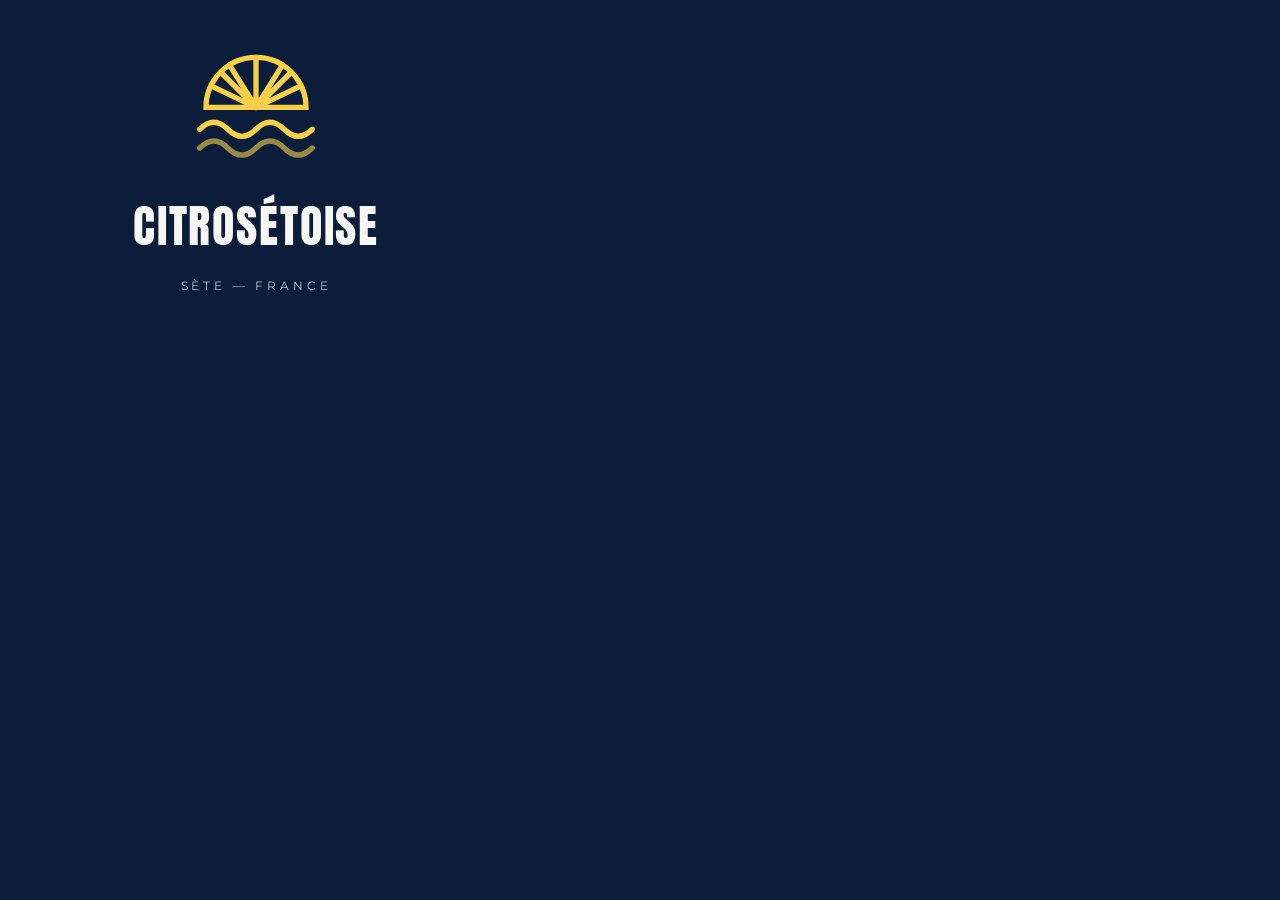
<file: tools/logo.html>
<!DOCTYPE html><html lang="fr"><head><meta charset="utf-8">
<link rel="stylesheet" href="/assets/css/fonts.css">
<style>
 html,body{margin:0;width:512px;height:512px}
 body{display:grid;place-items:center;background:#0B1D3A;font-family:"Anton",Impact,sans-serif;color:#F8F6F2}
 .l{display:grid;justify-items:center;gap:18px}
 svg{width:150px;height:150px;color:#F7D04A}
 b{font-size:46px;font-weight:400;letter-spacing:.04em;text-transform:uppercase}
 i{font-family:"Montserrat",sans-serif;font-style:normal;font-size:12px;letter-spacing:.32em;text-transform:uppercase;color:#ABC7C7}
</style></head><body>
 <div class="l">
  <svg viewBox="0 0 48 48"><use href="#mark-lemon"></use></svg>
  <b>Citrosétoise</b><i>Sète — France</i>
 </div>
<script type="module">
  const html = await (await fetch('/index.html')).text();
  const doc = new DOMParser().parseFromString(html, 'text/html');
  document.body.appendChild(doc.querySelector('svg.sprite'));
</script>
</body></html>
</file>
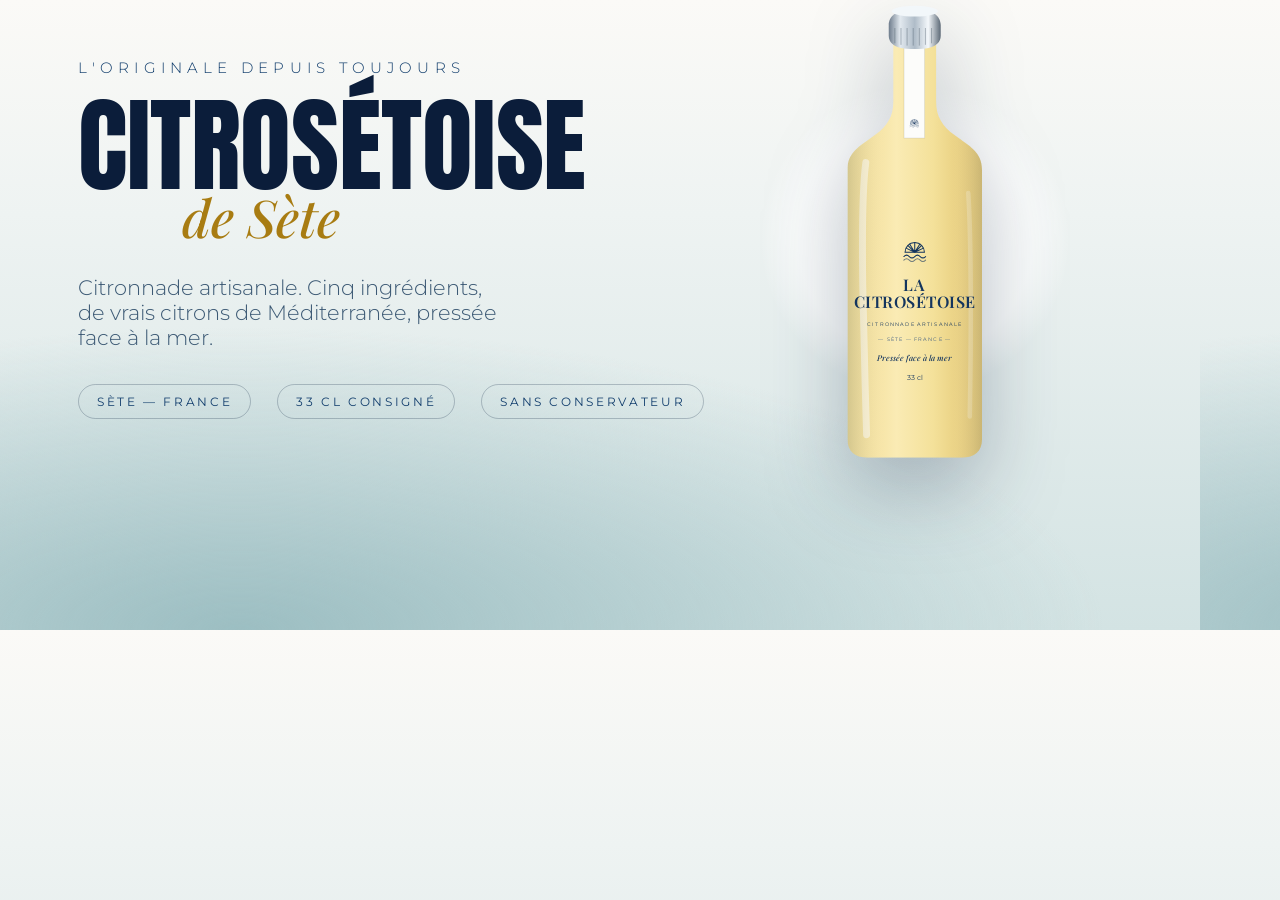
<file: tools/og.html>
<!DOCTYPE html><html lang="fr"><head><meta charset="utf-8">
<link rel="stylesheet" href="/assets/css/fonts.css">
<style>
  html,body{margin:0;width:1200px;height:630px;overflow:hidden}
  body{
    display:grid;grid-template-columns:1.15fr .85fr;align-items:center;
    font-family:"Montserrat",sans-serif;color:#0B1D3A;
    background:radial-gradient(120% 80% at 20% 100%, #9CBEC2 0%, rgba(156,190,194,0) 60%),
               linear-gradient(180deg,#FBFAF7 0%,#EEF3F2 34%,#D3E3E3 100%);
  }
  .txt{padding:0 0 0 78px}
  .kicker{white-space:nowrap;font-size:15px;letter-spacing:.34em;text-transform:uppercase;color:#123E6D;margin:0 0 22px}
  h1{font-family:"Anton",Impact,sans-serif;font-size:104px;line-height:.9;margin:0;letter-spacing:-.004em;
     text-transform:uppercase;color:#0B1D3A;font-weight:400}
  em{display:block;font-family:"Playfair Display",serif;font-style:italic;font-size:52px;color:#A87C12;
     margin:2px 0 0 104px;text-transform:none;letter-spacing:0}
  p{margin:34px 0 0;font-size:21px;color:#3D5A75;max-width:30ch;font-weight:300}
  .marks{display:flex;gap:26px;margin-top:34px;font-size:12px;letter-spacing:.22em;text-transform:uppercase;color:#123E6D}
  .marks span{border:1px solid rgba(11,29,58,.24);border-radius:100px;padding:9px 18px;white-space:nowrap}
  .vis{position:relative;display:grid;place-items:center;height:100%}
  .halo{position:absolute;width:430px;height:430px;border-radius:50%;
        background:radial-gradient(50% 50% at 50% 50%,#fff 0%,rgba(255,255,255,.7) 55%,rgba(255,255,255,0) 72%)}
  svg.b{position:relative;height:474px;filter:drop-shadow(0 30px 40px rgba(11,29,58,.28))}
</style></head><body>
  <div class="txt">
    <p class="kicker">L'originale depuis toujours</p>
    <h1>Citrosétoise<em>de Sète</em></h1>
    <p>Citronnade artisanale. Cinq ingrédients, de vrais citrons de Méditerranée, pressée face à la mer.</p>
    <div class="marks"><span>Sète — France</span><span>33 cl consigné</span><span>Sans conservateur</span></div>
  </div>
  <div class="vis"><span class="halo"></span>
    <svg class="b" viewBox="0 0 240 620"><use href="/index.html#bottle-static"></use></svg>
  </div>
<script type="module">
  /* le symbole vit dans index.html : on l'importe pour rester à source unique */
  const html = await (await fetch('/index.html')).text();
  const doc = new DOMParser().parseFromString(html, 'text/html');
  const sprite = doc.querySelector('svg.sprite');
  document.body.appendChild(sprite);
  document.querySelector('svg.b use').setAttribute('href', '#bottle-static');
</script>
</body></html>
</file>
<file: assets/css/fonts.css>
/* Polices auto-hébergées (SIL Open Font License 1.1) — aucune requête tierce,
   aucun cookie Google Fonts, meilleur LCP. Sous-ensembles latin / latin-ext. */

@font-face {
  font-family: "Anton";
  font-style: normal;
  font-weight: 400;
  font-display: swap;
  src: url("../fonts/anton-400-latin.woff2") format("woff2");
  unicode-range: U+0000-00FF, U+0131, U+0152-0153, U+02BB-02BC, U+02C6, U+02DA, U+02DC, U+0304, U+0308, U+0329, U+2000-206F, U+20AC, U+2122, U+2191, U+2193, U+2212, U+2215, U+FEFF, U+FFFD;
}
@font-face {
  font-family: "Anton";
  font-style: normal;
  font-weight: 400;
  font-display: swap;
  src: url("../fonts/anton-400-latin-ext.woff2") format("woff2");
  unicode-range: U+0100-02BA, U+02BD-02C5, U+02C7-02CC, U+02CE-02D7, U+02DD-02FF, U+0304, U+0308, U+0329, U+1D00-1DBF, U+1E00-1E9F, U+1EF2-1EFF, U+2020, U+20A0-20AB, U+20AD-20C0, U+2113, U+2C60-2C7F, U+A720-A7FF;
}

@font-face {
  font-family: "Playfair Display";
  font-style: normal;
  font-weight: 500;
  font-display: swap;
  src: url("../fonts/playfair-display-500-latin.woff2") format("woff2");
  unicode-range: U+0000-00FF, U+0131, U+0152-0153, U+02BB-02BC, U+02C6, U+02DA, U+02DC, U+0304, U+0308, U+0329, U+2000-206F, U+20AC, U+2122, U+2191, U+2193, U+2212, U+2215, U+FEFF, U+FFFD;
}
@font-face {
  font-family: "Playfair Display";
  font-style: normal;
  font-weight: 500;
  font-display: swap;
  src: url("../fonts/playfair-display-500-latin-ext.woff2") format("woff2");
  unicode-range: U+0100-02BA, U+02BD-02C5, U+02C7-02CC, U+02CE-02D7, U+02DD-02FF, U+0304, U+0308, U+0329, U+1D00-1DBF, U+1E00-1E9F, U+1EF2-1EFF, U+2020, U+20A0-20AB, U+20AD-20C0, U+2113, U+2C60-2C7F, U+A720-A7FF;
}
@font-face {
  font-family: "Playfair Display";
  font-style: italic;
  font-weight: 500;
  font-display: swap;
  src: url("../fonts/playfair-display-500-italic-latin.woff2") format("woff2");
  unicode-range: U+0000-00FF, U+0131, U+0152-0153, U+02BB-02BC, U+02C6, U+02DA, U+02DC, U+0304, U+0308, U+0329, U+2000-206F, U+20AC, U+2122, U+2191, U+2193, U+2212, U+2215, U+FEFF, U+FFFD;
}
@font-face {
  font-family: "Playfair Display";
  font-style: italic;
  font-weight: 500;
  font-display: swap;
  src: url("../fonts/playfair-display-500-italic-latin-ext.woff2") format("woff2");
  unicode-range: U+0100-02BA, U+02BD-02C5, U+02C7-02CC, U+02CE-02D7, U+02DD-02FF, U+0304, U+0308, U+0329, U+1D00-1DBF, U+1E00-1E9F, U+1EF2-1EFF, U+2020, U+20A0-20AB, U+20AD-20C0, U+2113, U+2C60-2C7F, U+A720-A7FF;
}
@font-face {
  font-family: "Playfair Display";
  font-style: normal;
  font-weight: 600;
  font-display: swap;
  src: url("../fonts/playfair-display-600-latin.woff2") format("woff2");
  unicode-range: U+0000-00FF, U+0131, U+0152-0153, U+02BB-02BC, U+02C6, U+02DA, U+02DC, U+0304, U+0308, U+0329, U+2000-206F, U+20AC, U+2122, U+2191, U+2193, U+2212, U+2215, U+FEFF, U+FFFD;
}
@font-face {
  font-family: "Playfair Display";
  font-style: normal;
  font-weight: 600;
  font-display: swap;
  src: url("../fonts/playfair-display-600-latin-ext.woff2") format("woff2");
  unicode-range: U+0100-02BA, U+02BD-02C5, U+02C7-02CC, U+02CE-02D7, U+02DD-02FF, U+0304, U+0308, U+0329, U+1D00-1DBF, U+1E00-1E9F, U+1EF2-1EFF, U+2020, U+20A0-20AB, U+20AD-20C0, U+2113, U+2C60-2C7F, U+A720-A7FF;
}
@font-face {
  font-family: "Playfair Display";
  font-style: normal;
  font-weight: 700;
  font-display: swap;
  src: url("../fonts/playfair-display-700-latin.woff2") format("woff2");
  unicode-range: U+0000-00FF, U+0131, U+0152-0153, U+02BB-02BC, U+02C6, U+02DA, U+02DC, U+0304, U+0308, U+0329, U+2000-206F, U+20AC, U+2122, U+2191, U+2193, U+2212, U+2215, U+FEFF, U+FFFD;
}
@font-face {
  font-family: "Playfair Display";
  font-style: normal;
  font-weight: 700;
  font-display: swap;
  src: url("../fonts/playfair-display-700-latin-ext.woff2") format("woff2");
  unicode-range: U+0100-02BA, U+02BD-02C5, U+02C7-02CC, U+02CE-02D7, U+02DD-02FF, U+0304, U+0308, U+0329, U+1D00-1DBF, U+1E00-1E9F, U+1EF2-1EFF, U+2020, U+20A0-20AB, U+20AD-20C0, U+2113, U+2C60-2C7F, U+A720-A7FF;
}

@font-face {
  font-family: "Montserrat";
  font-style: normal;
  font-weight: 300;
  font-display: swap;
  src: url("../fonts/montserrat-300-latin.woff2") format("woff2");
  unicode-range: U+0000-00FF, U+0131, U+0152-0153, U+02BB-02BC, U+02C6, U+02DA, U+02DC, U+0304, U+0308, U+0329, U+2000-206F, U+20AC, U+2122, U+2191, U+2193, U+2212, U+2215, U+FEFF, U+FFFD;
}
@font-face {
  font-family: "Montserrat";
  font-style: normal;
  font-weight: 300;
  font-display: swap;
  src: url("../fonts/montserrat-300-latin-ext.woff2") format("woff2");
  unicode-range: U+0100-02BA, U+02BD-02C5, U+02C7-02CC, U+02CE-02D7, U+02DD-02FF, U+0304, U+0308, U+0329, U+1D00-1DBF, U+1E00-1E9F, U+1EF2-1EFF, U+2020, U+20A0-20AB, U+20AD-20C0, U+2113, U+2C60-2C7F, U+A720-A7FF;
}
@font-face {
  font-family: "Montserrat";
  font-style: normal;
  font-weight: 400;
  font-display: swap;
  src: url("../fonts/montserrat-400-latin.woff2") format("woff2");
  unicode-range: U+0000-00FF, U+0131, U+0152-0153, U+02BB-02BC, U+02C6, U+02DA, U+02DC, U+0304, U+0308, U+0329, U+2000-206F, U+20AC, U+2122, U+2191, U+2193, U+2212, U+2215, U+FEFF, U+FFFD;
}
@font-face {
  font-family: "Montserrat";
  font-style: normal;
  font-weight: 400;
  font-display: swap;
  src: url("../fonts/montserrat-400-latin-ext.woff2") format("woff2");
  unicode-range: U+0100-02BA, U+02BD-02C5, U+02C7-02CC, U+02CE-02D7, U+02DD-02FF, U+0304, U+0308, U+0329, U+1D00-1DBF, U+1E00-1E9F, U+1EF2-1EFF, U+2020, U+20A0-20AB, U+20AD-20C0, U+2113, U+2C60-2C7F, U+A720-A7FF;
}
@font-face {
  font-family: "Montserrat";
  font-style: normal;
  font-weight: 500;
  font-display: swap;
  src: url("../fonts/montserrat-500-latin.woff2") format("woff2");
  unicode-range: U+0000-00FF, U+0131, U+0152-0153, U+02BB-02BC, U+02C6, U+02DA, U+02DC, U+0304, U+0308, U+0329, U+2000-206F, U+20AC, U+2122, U+2191, U+2193, U+2212, U+2215, U+FEFF, U+FFFD;
}
@font-face {
  font-family: "Montserrat";
  font-style: normal;
  font-weight: 500;
  font-display: swap;
  src: url("../fonts/montserrat-500-latin-ext.woff2") format("woff2");
  unicode-range: U+0100-02BA, U+02BD-02C5, U+02C7-02CC, U+02CE-02D7, U+02DD-02FF, U+0304, U+0308, U+0329, U+1D00-1DBF, U+1E00-1E9F, U+1EF2-1EFF, U+2020, U+20A0-20AB, U+20AD-20C0, U+2113, U+2C60-2C7F, U+A720-A7FF;
}
@font-face {
  font-family: "Montserrat";
  font-style: normal;
  font-weight: 600;
  font-display: swap;
  src: url("../fonts/montserrat-600-latin.woff2") format("woff2");
  unicode-range: U+0000-00FF, U+0131, U+0152-0153, U+02BB-02BC, U+02C6, U+02DA, U+02DC, U+0304, U+0308, U+0329, U+2000-206F, U+20AC, U+2122, U+2191, U+2193, U+2212, U+2215, U+FEFF, U+FFFD;
}
@font-face {
  font-family: "Montserrat";
  font-style: normal;
  font-weight: 600;
  font-display: swap;
  src: url("../fonts/montserrat-600-latin-ext.woff2") format("woff2");
  unicode-range: U+0100-02BA, U+02BD-02C5, U+02C7-02CC, U+02CE-02D7, U+02DD-02FF, U+0304, U+0308, U+0329, U+1D00-1DBF, U+1E00-1E9F, U+1EF2-1EFF, U+2020, U+20A0-20AB, U+20AD-20C0, U+2113, U+2C60-2C7F, U+A720-A7FF;
}
</file>
<file: assets/css/main.css>
/* =========================================================================
   LA CITROSÉTOISE
   Charte : marine #0B1D3A · bleu #123E6D · citron #F7D04A · craie #F8F6F2
   Typo   : Anton (affiche) · Montserrat (textes) · Playfair italique (signature)

   Parti pris : deux fonds (craie / bleu nuit), un seul accent, des filets
   d'un pixel plutôt que des aplats, et beaucoup de vide. Tout ce qui ne
   sert pas la lecture a été retiré.
   ========================================================================= */

/* ---------------------------------------------------------------- tokens */
:root {
  /* fonds */
  --nuit:   #071426;
  --marine: #0B1D3A;
  --bleu:   #123E6D;
  --craie:  #F8F6F2;
  --blanc:  #FDFCFA;

  /* encres */
  --encre:      #0B1D3A;   /* texte sur fond clair */
  --ardoise:    #64798F;   /* texte secondaire sur fond clair */
  --texte:      #E7EEF6;   /* texte sur fond sombre */
  --brume:      #93A8C0;   /* texte secondaire sur fond sombre */

  /* accent — réservé aux chiffres, aux prix et à l'appel à l'action */
  --citron: #F7D04A;
  --or:     #A87C12;       /* la même couleur, lisible sur fond clair */

  /* filets */
  --filet-clair:  rgba(11, 29, 58, .13);
  --filet-sombre: rgba(231, 238, 246, .16);

  /* rondeurs & ombres — des surfaces douces plutôt que des filets secs */
  --r-s:  12px;
  --r-m:  20px;
  --r-l:  28px;
  --r-xl: clamp(30px, 4.5vw, 64px);
  --r-pastille: 999px;
  --ombre:      0 2px 4px rgba(11, 29, 58, .03), 0 16px 40px rgba(11, 29, 58, .07);
  --ombre-haute: 0 4px 8px rgba(11, 29, 58, .04), 0 26px 60px rgba(11, 29, 58, .11);

  /* mesures */
  --gouttiere: clamp(22px, 5vw, 72px);
  --largeur:   1180px;
  --section:   clamp(82px, 13vh, 158px);

  /* échelle typographique */
  --t-hero:  clamp(2.2rem, 7.4vw, 6.3rem);
  --t-h2:    clamp(1.95rem, 4.1vw, 3.5rem);
  --t-h3:    1.08rem;
  --t-lead:  clamp(1rem, 1.15vw, 1.14rem);
  --t-body:  clamp(.92rem, .95vw, .97rem);
  --t-label: .68rem;

  /* familles : Anton porte l'affiche, Montserrat le texte,
     Playfair ne sert plus qu'aux italiques de signature. */
  --f-titre:  "Anton", "Haettenschweiler", "Arial Narrow", Impact, sans-serif;
  --f-texte:  "Montserrat", system-ui, -apple-system, "Segoe UI", sans-serif;
  --f-plume:  "Playfair Display", "Iowan Old Style", Palatino, Georgia, serif;

  --ease:     cubic-bezier(.22, 1, .36, 1);
  --ease-cut: cubic-bezier(.16, .84, .28, 1);
  color-scheme: dark;
}

/* ----------------------------------------------------------------- reset */
*, *::before, *::after { box-sizing: border-box; }
html { -webkit-text-size-adjust: 100%; scroll-behavior: smooth; }
body {
  margin: 0;
  background: var(--craie);
  color: var(--texte);
  font-family: var(--f-texte);
  font-size: var(--t-body);
  line-height: 1.7;
  overflow-x: hidden;
  -webkit-font-smoothing: antialiased;
}
img, svg { display: block; max-width: 100%; }
a { color: inherit; }
button { font: inherit; color: inherit; }
h1, h2, h3 {
  font-family: var(--f-titre);
  font-weight: 400; line-height: 1.04; margin: 0; text-wrap: balance;
  letter-spacing: .002em; text-transform: uppercase;
}
p { margin: 0; }
ul, ol, dl, dd { margin: 0; padding: 0; list-style: none; }
:focus-visible { outline: 1.5px solid var(--citron); outline-offset: 4px; }
.section--light :focus-visible { outline-color: var(--or); }
::selection { background: var(--citron); color: var(--marine); }

.sprite { position: absolute; width: 0; height: 0; overflow: hidden; }

.skip-link {
  position: fixed; top: 12px; left: 12px; z-index: 200;
  border-radius: var(--r-pastille); padding: .8em 1.4em; background: var(--citron); color: var(--marine);
  font-size: var(--t-label); font-weight: 600; letter-spacing: .18em;
  text-transform: uppercase; text-decoration: none;
  transform: translateY(-180%); transition: transform .3s var(--ease);
}
.skip-link:focus { transform: none; }

/* --------------------------------------------------------------- rideau */
.est-fige, .est-fige body { overflow: hidden; }
.rideau { position: fixed; inset: 0; z-index: 300; pointer-events: none; }
.rideau__volet {
  position: absolute; left: 0; right: 0; height: 50.2%; background: var(--nuit);
  transition: transform 1s cubic-bezier(.76, 0, .24, 1) .05s;
}
.rideau__volet--haut { top: 0; }
.rideau__volet--bas  { bottom: 0; }
.rideau__marque {
  position: absolute; left: 50%; top: 50%; width: 54px; height: 54px;
  margin: -27px 0 0 -27px; color: var(--citron);
  transition: opacity .45s var(--ease), transform .7s var(--ease-cut);
}
.rideau__marque svg { width: 100%; height: 100%; }
.rideau.est-leve .rideau__volet--haut { transform: translateY(-100%); }
.rideau.est-leve .rideau__volet--bas  { transform: translateY(100%); }
.rideau.est-leve .rideau__marque { opacity: 0; transform: scale(.82); }

/* -------------------------------------------------------------- ambiance */
.atmosphere { position: fixed; inset: 0; z-index: 1; pointer-events: none; }
.atmosphere__glow {
  position: absolute; inset: 0;
  background: radial-gradient(62% 44% at 50% 12%, rgba(24, 68, 116, .38), rgba(7, 20, 38, 0) 70%);
}
.atmosphere__grain {
  position: absolute; inset: 0; opacity: .14; mix-blend-mode: overlay;
  background-image: url("data:image/svg+xml,%3Csvg xmlns='http://www.w3.org/2000/svg' width='160' height='160'%3E%3Cfilter id='n'%3E%3CfeTurbulence type='fractalNoise' baseFrequency='.85' numOctaves='3'/%3E%3C/filter%3E%3Crect width='160' height='160' filter='url(%23n)' opacity='.5'/%3E%3C/svg%3E");
}

/* --------------------------------------------------------------- éléments */
.wrap { max-width: var(--largeur); margin-inline: auto; padding-inline: var(--gouttiere); }
.wrap--narrow { max-width: 820px; }

.eyebrow {
  display: flex; align-items: center; gap: .9em;
  font-size: var(--t-label); font-weight: 600; letter-spacing: .24em;
  text-transform: uppercase; color: var(--brume); margin-bottom: 1.6em;
}
.eyebrow--center { justify-content: center; text-align: center; }
.rule { display: block; width: clamp(20px, 4vw, 48px); height: 1px; background: currentColor; opacity: .4; }
.section--light .eyebrow { color: var(--ardoise); }

.section__title { font-size: var(--t-h2); letter-spacing: -.004em; line-height: .98; }
h3 { font-size: var(--t-h3); letter-spacing: .045em; }
.section__lead {
  font-size: var(--t-lead); line-height: 1.75; color: var(--brume);
  max-width: 48ch; margin-top: 1.4em; font-weight: 300;
}
.section--light .section__lead { color: var(--ardoise); }

.btn {
  display: inline-flex; align-items: center; gap: .9em; white-space: nowrap;
  padding: 1.1em 1.8em;
  font-size: var(--t-label); font-weight: 600; letter-spacing: .18em; text-transform: uppercase;
  text-decoration: none; border: 1px solid transparent; border-radius: var(--r-pastille);
  position: relative; overflow: hidden; isolation: isolate;
  transition: color .45s var(--ease), border-color .45s var(--ease);
}
.btn svg { width: 16px; height: 16px; transition: transform .45s var(--ease); }
.btn:hover svg { transform: translateX(5px); }
.btn::before {
  content: ""; position: absolute; inset: 0; z-index: -1;
  background: var(--citron); transform: scaleX(0); transform-origin: right;
  transition: transform .5s var(--ease);
}
.btn:hover::before, .btn:focus-visible::before { transform: scaleX(1); transform-origin: left; }
.btn--ghost { border-color: var(--filet-clair); color: var(--marine); }
.btn--ghost:hover, .btn--ghost:focus-visible { color: var(--craie); border-color: var(--marine); }
.btn--ghost::before { background: var(--marine); }
.site-header__cta {
  background: var(--craie); border-color: transparent; box-shadow: var(--ombre);
}
.btn--solid { background: var(--citron); color: var(--marine); }
.btn--solid::before { background: var(--craie); }
.btn--solid:hover, .btn--solid:focus-visible { color: var(--marine); }
.section--light .btn--ghost { color: var(--encre); border-color: var(--filet-clair); }

/* ============================================================== EN-TÊTE */
.site-header {
  position: fixed; inset: 0 0 auto; z-index: 100;
  border-bottom: 1px solid transparent;
  transition: transform .5s var(--ease), background .5s var(--ease), border-color .5s var(--ease);
}
.site-header.is-stuck {
  background: rgba(248, 246, 242, .86);
  -webkit-backdrop-filter: blur(16px); backdrop-filter: blur(16px);
  border-bottom-color: var(--filet-clair);
}
.site-header.is-hidden { transform: translateY(-102%); }

.site-header__inner {
  position: relative;
  display: flex; align-items: center; gap: clamp(16px, 3vw, 40px);
  max-width: var(--largeur); margin-inline: auto;
  padding: clamp(13px, 1.6vw, 20px) var(--gouttiere);
}
.brand { display: flex; align-items: center; gap: 12px; text-decoration: none; }
.nav { margin-inline: auto; }
.brand__mark {
  width: 44px; height: 44px; padding: 7px; flex: none;
  color: var(--craie); background: var(--marine); border-radius: 50%;
}
.brand__mark--lg { width: 46px; height: 46px; }
.brand__text { display: grid; }
.brand__name {
  font-family: var(--f-titre); font-size: 1.06rem; font-weight: 400;
  letter-spacing: .06em; line-height: 1; text-transform: uppercase; color: var(--marine);
}
.brand__baseline {
  font-size: .55rem; letter-spacing: .28em; text-transform: uppercase;
  color: var(--ardoise); margin-top: 5px; white-space: nowrap;
}

.nav__list { display: flex; gap: clamp(12px, 1.7vw, 26px); }
.nav__link {
  position: relative; display: inline-block; padding: 6px 0;
  font-size: var(--t-label); font-weight: 500; letter-spacing: .14em;
  text-transform: uppercase; text-decoration: none; color: var(--ardoise);
  white-space: nowrap; transition: color .35s var(--ease);
}
.nav__link::after {
  content: ""; position: absolute; left: 0; bottom: 0; width: 100%; height: 1px;
  background: var(--or); transform: scaleX(0); transform-origin: right;
  transition: transform .45s var(--ease);
}
.nav__link:hover, .nav__link:focus-visible, .nav__link.is-current { color: var(--marine); }
.nav__link:hover::after, .nav__link:focus-visible::after, .nav__link.is-current::after {
  transform: scaleX(1); transform-origin: left;
}
.pilule {
  position: absolute; left: 50%; top: calc(100% + 14px); transform: translateX(-50%);
  display: inline-flex; align-items: center; gap: 12px; white-space: nowrap;
  padding: .95em 1.6em; border-radius: var(--r-pastille);
  background: rgba(255, 255, 255, .82); box-shadow: var(--ombre);
  -webkit-backdrop-filter: blur(6px); backdrop-filter: blur(6px);
  font-size: var(--t-label); letter-spacing: .12em; text-transform: uppercase;
  color: var(--ardoise); text-decoration: none;
  transition: color .35s var(--ease), transform .45s var(--ease);
}
.pilule svg { width: 15px; height: 15px; flex: none; color: var(--or); }
.pilule:hover { color: var(--marine); transform: translateX(-50%) translateY(-2px); }
.site-header.is-hidden .pilule { opacity: 0; }

.site-header__progress { height: 1px; background: rgba(11, 29, 58, .07); }
.site-header__progress i { display: block; height: 100%; width: 0; background: var(--or); }

.burger { display: none; width: 44px; height: 44px; background: none; border: 0; padding: 11px 10px; cursor: pointer; }
.burger span { display: block; height: 1.4px; background: var(--marine); transition: transform .4s var(--ease); }
.burger span + span { margin-top: 7px; }
.burger[aria-expanded="true"] span:first-child { transform: translateY(4.2px) rotate(45deg); }
.burger[aria-expanded="true"] span:last-child { transform: translateY(-4.2px) rotate(-45deg); }

/* en-tête posé sur l'ouverture claire */
.site-header.is-light .brand__name { color: var(--encre); }
.site-header.is-light .brand__baseline { color: var(--ardoise); }
.site-header.is-light .nav__link { color: var(--ardoise); }
.site-header.is-light .nav__link:hover,
.site-header.is-light .nav__link.is-current { color: var(--encre); }
.site-header.is-light .nav__link::after { background: var(--or); }
.site-header.is-light .btn--ghost { color: var(--encre); border-color: var(--filet-clair); }
.site-header.is-light .btn--ghost:hover { color: var(--craie); border-color: var(--marine); }
.site-header.is-light .btn--ghost::before { background: var(--marine); }
.site-header.is-light .burger span { background: var(--encre); }
.site-header.is-light.is-stuck { background: rgba(248, 246, 242, .84); border-bottom-color: var(--filet-clair); }
.site-header.is-light .site-header__progress { background: rgba(11, 29, 58, .08); }
.site-header.is-light .site-header__progress i { background: var(--or); }

/* =============================================================== LA SCÈNE */
.scene {
  position: relative; height: 620vh; z-index: 2; background: var(--craie);
  /* tout le récit se joue désormais sur fond clair : on retourne les jetons
     de couleur une seule fois, les chapitres suivent sans être touchés. */
  --texte: var(--encre);
  --brume: var(--ardoise);
  --filet-sombre: var(--filet-clair);
  --citron: var(--or);
  color: var(--encre);
}
.scene__pin { position: sticky; top: 0; height: 100svh; overflow: hidden; display: grid; place-items: center; }

/* formes organiques : c'est elles qui portent la couleur de la page */
.decor { position: absolute; inset: 0; z-index: 0; overflow: hidden; pointer-events: none; }
.forme { position: absolute; display: block; }
.forme--marine {
  right: -22%; top: -30%; width: min(70vw, 860px); aspect-ratio: 1;
  transform-origin: 70% 30%; will-change: transform;
  background: linear-gradient(150deg, #143A66, #0B1D3A 55%, #08182F);
  border-radius: 46% 54% 40% 60% / 52% 42% 58% 48%;
}
.forme--citron {
  left: -16%; bottom: -22%; width: min(52vw, 620px); aspect-ratio: 1;
  background: radial-gradient(50% 50% at 50% 50%, rgba(247, 208, 74, .38), rgba(247, 208, 74, 0) 70%);
  border-radius: 50%;
}
.forme--anneau {
  left: 6%; top: 16%; width: min(20vw, 240px); aspect-ratio: 1;
  border: 1px solid rgba(11, 29, 58, .12); border-radius: 50%;
}

/* --------------------------------------------------------- LA BOUTEILLE */
.bottle-holder {
  position: absolute; left: 50%; top: 50%; z-index: 3;
  transform:
    translate3d(calc(-50% + var(--bx, 0px)), calc(-50% + var(--by, 0px)), 0)
    scale(var(--bs, 1));
  will-change: transform;
}
.bottle {
  position: relative; width: 240px; height: 620px; margin: 0;
  perspective: 1500px; perspective-origin: 50% 46%;
  transform: scale(var(--bottle-scale, 1)) rotateZ(var(--tilt, 0deg));
  transform-origin: 50% 50%;
  filter: drop-shadow(0 34px 46px rgba(4, 12, 26, .42));
}
.bottle__glass { position: absolute; inset: 0; width: 100%; height: 100%; }
.bottle__glass--back { z-index: 1; }
.bottle__glass--front { z-index: 3; opacity: .92; }
.bottle__cap { position: absolute; inset: 0; width: 100%; height: 100%; z-index: 4; }
.bottle__shadow {
  position: absolute; left: 50%; bottom: -22px; width: 240px; height: 36px;
  transform: translateX(-50%);
  background: radial-gradient(50% 50% at 50% 50%, rgba(11, 29, 58, .3), rgba(11, 29, 58, 0) 72%);
  filter: blur(5px);
}

/* étiquettes : de vraies lamelles disposées en cylindre */
.bottle__spin {
  position: absolute; inset: 0; z-index: 2;
  transform-style: preserve-3d;
  transform: rotateY(calc(180deg + var(--rot, 0deg)));
  will-change: transform;
}
.cyl { position: absolute; left: 50%; transform-style: preserve-3d; }
.cyl--label { top: 298px; height: 222px; }
.cyl--neck  { top: 46px;  height: 132px; }
.slat {
  position: absolute; top: 0; left: 0; height: 100%; overflow: hidden;
  backface-visibility: hidden;      /* la face arrière ne se voit pas dans le liquide */
}

.slat__strip { position: absolute; top: 0; height: 100%; }

/* --- étiquette dépliée : encre marine imprimée à même le verre --------- */
.label { position: absolute; inset: 0; }
.label__panel { position: absolute; top: 0; height: 100%; }
.label__panel--front { left: 50%; width: 176px; transform: translateX(-50%); }
.label__panel--back  { width: 150px; transform: translateX(-50%); }
.label__panel--a { left: 0; }
.label__panel--b { left: 100%; }

.label__ink {
  height: 100%; padding: 12px 10px 14px;
  display: flex; flex-direction: column; align-items: center; text-align: center;
  color: #14355E;
}
.label__mark { width: 42px; height: 42px; color: #14355E; margin-bottom: 12px; }
.label__name {
  font-family: var(--f-plume); font-weight: 600; font-size: 21px; line-height: 1;
  letter-spacing: .015em; text-transform: uppercase; color: #14355E;
}
.label__sub { font-size: 7.5px; letter-spacing: .26em; text-transform: uppercase; margin-top: 11px; }
.label__origin {
  display: flex; align-items: center; gap: 6px; margin-top: 7px;
  font-size: 7px; letter-spacing: .24em; text-transform: uppercase;
}
.label__origin .rule { width: 14px; background: currentColor; opacity: .7; }
.label__quote { font-family: var(--f-plume); font-style: italic; font-size: 10.5px; margin-top: auto; }
.label__size { font-size: 11px; letter-spacing: .06em; margin-top: 10px; }

.label__ink--back { justify-content: flex-start; padding: 18px 14px; text-align: left; align-items: stretch; }
.label__back-title {
  font-size: 6.5px; font-weight: 600; letter-spacing: .24em; text-transform: uppercase; margin-bottom: 4px;
}
.label__back-title + .label__back-title { margin-top: 10px; }
.label__back-text { font-size: 7px; line-height: 1.6; margin-bottom: 8px; opacity: .9; }
.label__back-legal { font-size: 6px; letter-spacing: .1em; margin-top: auto; opacity: .8; }

/* --- collerette : le ruban blanc qui pend du goulot ------------------- */
.neckband { position: absolute; inset: 0; }
.neckband__ruban {
  position: absolute; left: 50%; top: 0; width: 27px; height: 100%;
  transform: translateX(-50%);
  display: flex; flex-direction: column; align-items: center; justify-content: space-between;
  padding: 7px 0 5px;
  background: linear-gradient(90deg, #E4E7E4, #FDFDFB 22%, #FFFFFF 50%, #F2F3F0 78%, #DDE1DE);
  box-shadow: 0 0 0 .5px rgba(11, 29, 58, .12);
}
.neckband__mot {
  writing-mode: vertical-rl; text-orientation: mixed;
  font-size: 6.5px; font-weight: 600; letter-spacing: .2em; text-transform: uppercase;
  color: #14355E; white-space: nowrap;
}
.neckband__marque { width: 15px; height: 15px; color: #14355E; }

/* ------------------------------------------------------------- chapitres */
.chapters { position: absolute; inset: 0; z-index: 4; pointer-events: none; }
.chapter {
  position: absolute; inset: 0;
  display: grid; align-content: center; justify-items: center;
  padding: clamp(88px, 13vh, 140px) var(--gouttiere) clamp(48px, 9vh, 96px);
  opacity: 0; visibility: hidden; transform: translateY(14px);
  transition: opacity .65s var(--ease), transform .8s var(--ease-cut), visibility .8s;
}
.chapter.is-active { opacity: 1; visibility: visible; transform: none; }
.chapter.is-active :where(.card, .stat, .formula li, .spec__list > div, .btn) { pointer-events: auto; }
.chapter :where([data-step]) {
  opacity: 0; transform: translateY(22px);
  transition:
    opacity .8s var(--ease) calc(var(--d, 0) * 100ms),
    transform .9s var(--ease) calc(var(--d, 0) * 100ms);
}
.chapter.is-active :where([data-step]) { opacity: 1; transform: none; }

/* chapitre 0 — la fiche produit d'ouverture */
.chapter--hero {
  align-content: center; justify-items: start;
  padding-top: clamp(112px, 15vh, 180px);
  color: var(--encre);
}
.shop { width: min(500px, 46vw); }
.chapter--hero .eyebrow { color: var(--ardoise); margin-bottom: 1.4em; }
.hero-title { display: block; perspective: 1000px; }
.hero-title__main {
  display: block; font-size: var(--t-hero); font-weight: 400; line-height: .88;
  text-transform: uppercase; letter-spacing: -.006em; white-space: nowrap;
}
.hero-title .ch {
  display: inline-block; will-change: transform;
  padding-top: .22em; margin-top: -.22em;
  background: linear-gradient(176deg, #14355E 0%, #0B1D3A 70%, #071731 100%);
  -webkit-background-clip: text; background-clip: text; color: transparent;
  opacity: 0; transform: translateY(.32em);
  transition:
    opacity .9s var(--ease) calc(var(--d) * 42ms + 160ms),
    transform 1.1s var(--ease-cut) calc(var(--d) * 42ms + 160ms);
}
html.is-loaded .hero-title .ch { opacity: 1; transform: none; }
.hero-title__script {
  display: block; margin-top: -.06em; margin-left: .1em;
  font-family: var(--f-plume); font-style: italic; font-weight: 500;
  font-size: clamp(1.5rem, 3.4vw, 2.9rem); line-height: 1.1;
  color: var(--or); text-transform: none;
  opacity: 0; transform: translateY(.4em);
  transition: opacity .8s var(--ease) .7s, transform .9s var(--ease-cut) .7s;
}
html.is-loaded .hero-title__script { opacity: 1; transform: none; }

.shop__prix { display: flex; align-items: baseline; gap: .8em; margin-top: clamp(18px, 2.6vh, 30px); }
.shop__prix b {
  font-family: var(--f-titre); font-size: clamp(1.9rem, 3.4vw, 2.9rem); line-height: 1;
  color: var(--marine); font-variant-numeric: tabular-nums;
}
.shop__prix span { font-size: .7rem; letter-spacing: .18em; text-transform: uppercase; color: var(--ardoise); }
.shop__texte {
  margin-top: 1.4em; max-width: 44ch; font-weight: 300; font-size: .95rem;
  line-height: 1.75; color: var(--ardoise);
}
.scene .btn--solid { background: var(--marine); color: var(--craie); }
.scene .btn--solid::before { background: var(--or); }
.scene .btn--solid:hover { color: var(--marine); }
.shop__actions { display: flex; align-items: center; gap: clamp(18px, 2.4vw, 34px); margin-top: clamp(24px, 3.4vh, 40px); }
.shop__lien {
  font-size: var(--t-label); font-weight: 600; letter-spacing: .16em; text-transform: uppercase;
  color: var(--marine); text-decoration: none; padding-bottom: 3px;
  border-bottom: 1px solid var(--marine);
  transition: color .35s var(--ease), border-color .35s var(--ease);
}
.shop__lien:hover { color: var(--or); border-color: var(--or); }

.shop__puces { display: flex; gap: 9px; margin-top: clamp(26px, 4vh, 44px); }
.shop__puces button {
  width: 26px; height: 4px; padding: 0; border: 0; border-radius: 4px; cursor: pointer;
  background: rgba(11, 29, 58, .18); transition: background .4s var(--ease), width .4s var(--ease);
}
.shop__puces button[aria-selected="true"] { background: var(--or); width: 42px; }

.fleche {
  position: absolute; top: 50%; margin-top: -22px; z-index: 6;
  width: 44px; height: 44px; padding: 10px; border-radius: 50%; cursor: pointer;
  background: rgba(255, 255, 255, .72); border: 1px solid var(--filet-clair);
  color: var(--marine); pointer-events: auto;
  transition: background .35s var(--ease), transform .35s var(--ease);
}
.fleche:hover { background: #FFFFFF; transform: scale(1.06); }
.fleche svg { width: 100%; height: 100%; }
.fleche--prec { left: clamp(10px, 2vw, 28px); }
.fleche--suiv { right: clamp(10px, 2vw, 28px); }

.hero-hint {
  position: absolute; left: var(--gouttiere); bottom: clamp(22px, 4vh, 46px);
  display: flex; align-items: center; gap: 12px; white-space: nowrap;
  font-size: .6rem; letter-spacing: .24em; text-transform: uppercase; color: var(--ardoise);
}
.hero-hint__wheel {
  width: 19px; height: 30px; border: 1px solid rgba(11, 29, 58, .28); border-radius: 12px;
  display: grid; justify-items: center; padding-top: 6px;
}
.hero-hint__wheel i { width: 2px; height: 6px; background: var(--or); border-radius: 2px; animation: molette 2s var(--ease) infinite; }
@keyframes molette { 0%, 100% { transform: translateY(0); opacity: 1 } 60% { transform: translateY(10px); opacity: 0 } }

/* cartes latérales */
.chapter[data-chapter="1"], .chapter[data-chapter="3"] {
  grid-template-columns: minmax(0, 1fr) clamp(200px, 20vw, 320px) minmax(0, 1fr);
  align-items: center; gap: clamp(16px, 3vw, 56px);
}
.card { position: relative; max-width: 33ch; }
.card--left  { grid-column: 1; justify-self: end; text-align: right; }
.card--right { grid-column: 3; justify-self: start; }
.card--left .eyebrow { justify-content: flex-end; }
.card__title { font-size: clamp(1.5rem, 2.7vw, 2.4rem); margin-bottom: .8em; }
.card p { color: var(--brume); font-weight: 300; }
.card p.eyebrow { color: var(--brume); font-weight: 600; }
.card__meta {
  margin-top: 1.6em; padding-top: 1.2em; border-top: 1px solid var(--filet-sombre);
  font-size: var(--t-label); letter-spacing: .18em; text-transform: uppercase;
}
.card__meta b {
  color: var(--citron); font-size: 1.6em; font-family: var(--f-titre);
  letter-spacing: 0; margin-right: .2em;
}
.ticks { display: grid; gap: .7em; margin-top: .4em; }
.ticks li { display: flex; align-items: center; gap: .8em; color: var(--brume); font-weight: 300; }
.ticks li::before { content: ""; width: 18px; height: 1px; flex: none; background: var(--citron); }

/* chapitre 2 — la formule */
.chapter__head { text-align: center; margin-bottom: clamp(22px, 4vh, 46px); }
.chapter__title { font-size: clamp(1.7rem, 3.6vw, 2.9rem); }
.chapter__title--sm { font-size: clamp(1.6rem, 3vw, 2.4rem); }
.chapter[data-chapter="2"] { align-content: center; justify-items: end; }
.chapter[data-chapter="2"] .chapter__head { text-align: left; width: min(520px, 46vw); }
.chapter[data-chapter="2"] .eyebrow--center { justify-content: flex-start; }
.formula {
  display: grid; width: min(520px, 46vw);
  padding: .5em clamp(18px, 2vw, 28px); border-radius: var(--r-m);
  background: rgba(255, 255, 255, .035);
  box-shadow: inset 0 0 0 1px var(--filet-sombre);
}
.formula li {
  display: grid; grid-template-columns: 74px 1fr auto; align-items: baseline; gap: 14px;
  padding: .95em 0; border-bottom: 1px solid var(--filet-sombre);
}
.formula li:last-child { border-bottom: 0; }
.formula__pct {
  font-family: var(--f-titre); font-size: 1.3rem; color: var(--citron);
  font-variant-numeric: tabular-nums;
}
.formula__name { font-size: .95rem; }
.formula__note { font-size: .64rem; letter-spacing: .14em; text-transform: uppercase; color: var(--brume); }

/* chapitre 3 — repères chiffrés */
.stat-stack { grid-column: 3; display: grid; gap: clamp(16px, 3.4vh, 34px); justify-self: start; }
.card--wide { max-width: 29ch; }
.stat { display: grid; gap: 2px; padding-left: 20px; border-left: 1px solid var(--filet-sombre); }
.stat .num {
  font-family: var(--f-titre); font-size: clamp(1.9rem, 3.6vw, 2.9rem);
  color: var(--citron); line-height: 1; font-variant-numeric: tabular-nums;
}
.stat span { font-size: .7rem; letter-spacing: .14em; text-transform: uppercase; color: var(--brume); }

/* chapitre 4 — fiche produit */
.chapter--spec { align-content: center; justify-items: start; }
.spec { width: min(480px, 44vw); display: grid; justify-items: start; }
.spec__list {
  display: grid; grid-template-columns: repeat(2, minmax(0, 1fr));
  width: 100%; margin: clamp(20px, 4vh, 36px) 0 clamp(24px, 4vh, 38px);
  padding: .3em clamp(18px, 2vw, 26px); border-radius: var(--r-m);
  background: rgba(255, 255, 255, .035);
  box-shadow: inset 0 0 0 1px var(--filet-sombre);
}
.spec__list > div { padding: 1.1em 1.2em 1.1em 0; }
.spec__list > div:nth-child(-n+2) { border-bottom: 1px solid var(--filet-sombre); }
.spec__list dt { font-size: .6rem; letter-spacing: .22em; text-transform: uppercase; color: var(--brume); margin-bottom: .5em; }
.spec__list dd { font-size: .92rem; }

/* ============================================================= SIGNATURE */
/* la partie claire remonte sur la scène, coins arrondis : la bascule
   jour/nuit se fait par une courbe, pas par une arête. */
.signature {
  position: relative; z-index: 4; background: var(--craie); color: var(--encre);
  border-bottom: 1px solid var(--filet-clair);
}
.signature p {
  display: flex; justify-content: center; align-items: center; gap: 1.6em;
  max-width: var(--largeur); margin-inline: auto;
  padding: clamp(20px, 3vh, 30px) var(--gouttiere);
  font-size: var(--t-label); font-weight: 500; letter-spacing: .34em; text-transform: uppercase;
}
.signature i { font-style: normal; color: var(--or); }

/* ============================================================== SECTIONS */
.section { position: relative; z-index: 3; padding: var(--section) 0; }
.section--light { background: var(--craie); color: var(--encre); }
.section--deep, .section--futur {
  position: relative; overflow: hidden;
  background: var(--marine); color: var(--texte);
  border-radius: var(--r-xl); margin-inline: clamp(0px, 1.4vw, 22px);
}
.section--futur { background: var(--nuit); }
.section--light + .section--light { padding-top: 0; }
.section--light .section__title, .section--light h3 { color: var(--marine); }

.section__head { max-width: 62ch; margin-bottom: clamp(44px, 8vh, 88px); }
.section__head--center { max-width: 58ch; margin-inline: auto; text-align: center; }
.section__head--center .eyebrow { justify-content: center; }
.section__head--center .section__lead { margin-inline: auto; }
.section__head--split {
  display: grid; grid-template-columns: minmax(0, 1fr) minmax(0, .9fr);
  gap: clamp(20px, 4vw, 64px); align-items: end; max-width: none;
}
.section__head--split .section__lead { margin-top: 0; }

/* ------------------------------------------------------------------------
   COUPURES — chaque ligne de titre est masquée par son propre cadre et
   remonte derrière la coupe. Les surfaces, elles, se dévoilent par un
   volet qui balaie (clip-path). Tout est piloté par la même classe
   `.is-in` (défilement) ou `.chapter.is-active` (scène épinglée).
   ------------------------------------------------------------------------ */
[data-lignes] { display: block; }
[data-lignes] .ligne {
  display: block; overflow: hidden;
  padding: .2em 0 .08em; margin: -.2em 0 -.08em;   /* accents et jambages hors coupe */
}
[data-lignes] .ligne > i {
  display: block; font-style: inherit;
  transform: translateY(108%);
  transition: transform 1.05s var(--ease-cut) calc(var(--l, 0) * 105ms);
}
.is-in [data-lignes] .ligne > i,
.is-in[data-lignes] .ligne > i,
.chapter.is-active [data-lignes] .ligne > i,
.no-motion [data-lignes] .ligne > i { transform: none; }

/* volet balayant pour les surfaces (cartes, panneaux, illustrations) */
[data-volet] {
  clip-path: inset(0 0 100% 0);
  transition: clip-path 1.1s var(--ease-cut) calc(var(--i, 0) * 90ms);
}
.is-in[data-volet], .is-in [data-volet], .no-motion [data-volet] { clip-path: inset(0 0 0 0); }

/* filet qui se trace sous les exergues */
.eyebrow .rule { transform: scaleX(0); transform-origin: left; transition: transform .9s var(--ease-cut) .1s; }
.eyebrow--center .rule:last-child { transform-origin: right; }
.is-in .eyebrow .rule, .chapter.is-active .eyebrow .rule, .no-motion .eyebrow .rule { transform: scaleX(1); }

[data-reveal], [data-reveal-group] > * {
  opacity: 0; transform: translateY(22px);
  transition:
    opacity .9s var(--ease) calc(var(--i, 0) * 80ms),
    transform 1s var(--ease) calc(var(--i, 0) * 80ms);
}
.is-in, .is-in > * { opacity: 1; transform: none; }

/* -------------------------------------------------------------- à propos */
.about {
  display: grid; grid-template-columns: minmax(0, 1fr) minmax(0, .88fr);
  gap: clamp(40px, 6vw, 96px); align-items: center;
}
.points { display: grid; margin-top: clamp(30px, 5vh, 52px); border-top: 1px solid var(--filet-clair); }
.points li {
  display: grid; grid-template-columns: 42px 1fr; gap: 20px; align-items: center;
  padding: 1.05em 0; border-bottom: 1px solid var(--filet-clair);
}
.points li:last-child { border-bottom: 0; }
.points span {
  display: grid; place-items: center; width: 42px; height: 42px;
  border-radius: var(--r-pastille); box-shadow: inset 0 0 0 1px rgba(168, 124, 18, .35);
  font-family: var(--f-titre); font-size: .82rem; color: var(--or);
  font-variant-numeric: tabular-nums;
}
.points p { color: var(--ardoise); font-size: .9rem; font-weight: 300; }
.points b { color: var(--marine); font-weight: 500; }

.about__trio { position: relative; display: grid; place-items: end center; min-height: 440px; }
.about__trio::before {
  content: ""; position: absolute; left: 50%; top: 46%; width: min(30vw, 380px); aspect-ratio: 1;
  transform: translate(-50%, -50%); border-radius: 50%; border: 1px solid var(--filet-clair);
}
.about__bottle { position: relative; height: 400px; width: auto; }
.about__bottle--centre { z-index: 2; }
.about__bottle--gauche, .about__bottle--droite { position: absolute; bottom: 0; height: 296px; z-index: 1; }
.about__bottle--gauche { left: 4%; }
.about__bottle--droite { right: 4%; }

/* ---------------------------------------------------------- ingrédients */
.ingredients {
  display: grid; grid-template-columns: repeat(auto-fit, minmax(184px, 1fr));
  gap: clamp(20px, 2.4vw, 34px);
}
.ingredient { padding-right: clamp(8px, 1.4vw, 22px); }
.ingredient svg {
  width: 54px; height: 54px; padding: 13px; color: var(--bleu);
  background: rgba(255, 255, 255, .8); border-radius: var(--r-pastille);
  box-shadow: var(--ombre); margin-bottom: 24px;
  transition: transform .55s var(--ease);
}
.ingredient:hover svg { transform: translateY(-4px); }
.ingredient h3 { font-size: var(--t-h3); margin-bottom: .6em; }
.ingredient p { color: var(--ardoise); font-size: .86rem; font-weight: 300; }

/* tableau nutritionnel */
.nutrition { margin-top: clamp(46px, 7vh, 84px); }
.nutrition__title {
  font-family: var(--f-texte); font-size: var(--t-label); font-weight: 600;
  letter-spacing: .24em; text-transform: uppercase; color: var(--ardoise); margin-bottom: 1.6em;
}
.table-scroll {
  overflow-x: auto; background: var(--blanc); border-radius: var(--r-l);
  box-shadow: var(--ombre); padding: clamp(18px, 2.4vw, 34px);
}
table { width: 100%; border-collapse: collapse; font-variant-numeric: tabular-nums; min-width: 460px; }
caption { text-align: left; font-size: .76rem; color: var(--ardoise); padding-bottom: 1.2em; }
th, td { text-align: left; padding: .9em 1em .9em 0; border-bottom: 1px solid var(--filet-clair); font-weight: 400; font-size: .88rem; }
thead th { font-size: .6rem; letter-spacing: .2em; text-transform: uppercase; color: var(--ardoise); }
tbody th { font-weight: 500; }
.nutrition__note { margin-top: 1.6em; font-size: .76rem; color: var(--ardoise); }

/* ------------------------------------------------------------ bouteilles */
.produits {
  display: grid; grid-template-columns: repeat(auto-fit, minmax(292px, 1fr));
  gap: clamp(16px, 1.8vw, 24px); margin-top: clamp(50px, 8vh, 92px);
}
.produit {
  display: grid; grid-template-columns: 92px 1fr; gap: 22px; align-items: center;
  padding: clamp(22px, 2.6vw, 30px);
  background: var(--blanc); border-radius: var(--r-l); box-shadow: var(--ombre);
  transition: transform .55s var(--ease), box-shadow .55s var(--ease);
}
.produit:hover { transform: translateY(-4px); box-shadow: var(--ombre-haute); }
.produit__fiole {
  width: 92px; height: auto; --lbl-detail: 0;
  transition: transform .6s var(--ease);
}
.produit:hover .produit__fiole { transform: translateY(-6px); }
.produit__fiole--rosee { filter: hue-rotate(-22deg) saturate(.6) brightness(1.04); }
.produit__fiole--verte { filter: hue-rotate(44deg) saturate(.4) brightness(1.04); }
.produit__corps h3 { font-size: var(--t-h3); margin-bottom: .5em; }
.produit__corps > p { color: var(--ardoise); font-size: .84rem; font-weight: 300; }
.produit__prix { display: flex; align-items: baseline; gap: .7em; margin-top: 1.1em; }
.produit__prix b {
  font-family: var(--f-titre); font-size: 1.4rem; color: var(--marine);
  font-variant-numeric: tabular-nums;
}
.produit__prix span { font-size: .58rem; letter-spacing: .2em; text-transform: uppercase; color: var(--ardoise); }

/* --------------------------------------------------------------- parcours */
.journey { display: grid; gap: clamp(40px, 5vw, 68px); }
.journey__steps { display: grid; grid-template-columns: repeat(4, minmax(0, 1fr)); gap: clamp(22px, 3vw, 44px); }
.journey__steps li { display: grid; gap: 6px; padding-top: 22px; border-top: 1px solid var(--filet-sombre); }
.journey__num { font-family: var(--f-titre); font-size: 1.1rem; color: var(--citron); line-height: 1; }
.journey__steps h3 { font-size: var(--t-h3); }
.journey__steps p { color: var(--brume); font-weight: 300; font-size: .88rem; }
.journey__art { order: -1; margin: 0; color: var(--brume); height: clamp(130px, 17vw, 220px); }
.journey__art svg { width: 100%; height: 100%; opacity: .38; }
.journey__art figcaption {
  font-size: .6rem; letter-spacing: .22em; text-transform: uppercase; color: var(--brume);
  text-align: right; margin-top: 14px;
}

/* ------------------------------------------------------------ chronologie */
.timeline {
  display: grid; grid-template-columns: repeat(auto-fit, minmax(210px, 1fr));
  gap: clamp(26px, 3vw, 46px); margin-bottom: clamp(58px, 10vh, 116px);
}
.timeline li { padding-top: 26px; border-top: 1px solid var(--filet-clair); }
.timeline b {
  display: block; font-family: var(--f-titre); font-weight: 500;
  font-size: 1.4rem; color: var(--or); margin-bottom: .4em; font-variant-numeric: tabular-nums;
}
.timeline h3 { font-size: 1.02rem; margin-bottom: .55em; }
.timeline p { color: var(--ardoise); font-size: .86rem; font-weight: 300; }

/* ---------------------------------------------------------------- valeurs */
.values { display: grid; grid-template-columns: repeat(auto-fit, minmax(190px, 1fr)); gap: clamp(24px, 3vw, 44px); }
.values li { display: grid; gap: 8px; }
.values svg {
  width: 52px; height: 52px; padding: 13px; color: var(--bleu);
  background: rgba(255, 255, 255, .8); border-radius: var(--r-pastille);
  box-shadow: var(--ombre); margin-bottom: 18px;
  transition: transform .55s var(--ease);
}
.values li:hover svg { transform: translateY(-4px); }
.values h3 { font-size: 1.04rem; }
.values p { color: var(--ardoise); font-size: .82rem; font-weight: 300; max-width: 26ch; }

/* ---------------------------------------------------------------- à venir */
.futur { display: grid; grid-template-columns: minmax(0, .8fr) minmax(0, 1.2fr); gap: clamp(40px, 6vw, 90px); align-items: center; }
.futur__visuel { display: grid; place-items: center; }
.futur__bottle {
  height: clamp(300px, 44vh, 480px); width: auto; --lbl-detail: .9;
  transform: rotate(-7deg);
  filter: drop-shadow(0 34px 44px rgba(2, 8, 20, .5));
}
.futur__specs {
  display: grid; grid-template-columns: repeat(auto-fit, minmax(112px, 1fr));
  margin: clamp(28px, 4vh, 44px) 0;
  padding: .4em clamp(16px, 1.8vw, 26px); border-radius: var(--r-m);
  background: rgba(255, 255, 255, .04);
  box-shadow: inset 0 0 0 1px var(--filet-sombre);
}
.futur__specs li { padding: 1.1em 1.4em 1.1em 0; display: grid; gap: 4px; }
.futur__specs b {
  font-family: var(--f-titre); font-size: 1.35rem; color: var(--citron);
  line-height: 1; font-variant-numeric: tabular-nums;
}
.futur__specs span { font-size: .55rem; letter-spacing: .1em; line-height: 1.5; text-transform: uppercase; color: var(--brume); }


/* ---------------------------------------------------------------- service */
.serves { display: grid; grid-template-columns: repeat(auto-fit, minmax(240px, 1fr)); gap: clamp(16px, 1.8vw, 24px); }
.serve {
  padding: clamp(28px, 3.4vw, 42px);
  background: var(--blanc); border-radius: var(--r-l); box-shadow: var(--ombre);
  transition: transform .55s var(--ease), box-shadow .55s var(--ease);
}
.serve:hover { transform: translateY(-4px); box-shadow: var(--ombre-haute); }
.serve__index { font-size: var(--t-label); letter-spacing: .24em; text-transform: uppercase; color: var(--or); margin-bottom: 1.8em; }
.serve h3 { font-size: clamp(1.2rem, 1.8vw, 1.5rem); margin-bottom: .7em; }
.serve p { color: var(--ardoise); font-weight: 300; font-size: .88rem; }

/* ------------------------------------------------------------ où acheter */
.buy { display: grid; grid-template-columns: minmax(0, 1.1fr) minmax(0, .9fr); gap: clamp(40px, 6vw, 90px); align-items: start; }
.places { display: flex; flex-wrap: wrap; gap: 8px; margin-top: 2.4em; }
.places li {
  padding: .6em 1.15em; border-radius: var(--r-pastille);
  background: var(--blanc); box-shadow: var(--ombre);
  font-size: .68rem; letter-spacing: .14em; text-transform: uppercase; color: var(--ardoise);
  transition: color .4s var(--ease), transform .4s var(--ease);
}
.places li:hover { color: var(--marine); transform: translateY(-2px); }
.buy__card {
  background: var(--marine); color: var(--texte);
  border-radius: var(--r-l); padding: clamp(30px, 3.6vw, 46px); box-shadow: var(--ombre);
}
.buy__card h3 { color: var(--craie); }
.buy__card p { color: var(--brume); }
.buy__card h3 { font-size: 1.3rem; margin-bottom: .8em; }
.buy__card p { color: var(--ardoise); font-weight: 300; font-size: .88rem; margin-bottom: 2.2em; }
.buy__contact { margin: 2.2em 0 0; font-size: .8rem; line-height: 2; color: var(--brume); }
.buy__contact a { color: var(--citron); text-decoration: none; border-bottom: 1px solid rgba(247, 208, 74, .35); }
.section--light .btn--solid { background: var(--marine); color: var(--craie); }
.section--light .btn--solid::before { background: var(--citron); }
.buy__card .btn--solid { background: var(--citron); color: var(--marine); }
.buy__card .btn--solid::before { background: var(--craie); }

/* -------------------------------------------------------------------- FAQ */
.faq { display: grid; gap: 10px; }
.faq details {
  background: var(--blanc); border-radius: var(--r-m); box-shadow: var(--ombre);
  padding-inline: clamp(20px, 2.4vw, 32px);
  transition: box-shadow .45s var(--ease);
}
.faq details[open] { box-shadow: var(--ombre-haute); }
.faq summary {
  display: flex; align-items: center; justify-content: space-between; gap: 24px;
  padding: 1.35em 0; cursor: pointer; list-style: none;
  font-family: var(--f-texte); font-weight: 500; font-size: clamp(.9rem, 1.25vw, 1.02rem);
  transition: color .35s var(--ease);
}
.faq summary::-webkit-details-marker { display: none; }
.faq summary::after {
  content: ""; flex: none; width: 12px; height: 12px;
  background:
    linear-gradient(currentColor, currentColor) center/100% 1px no-repeat,
    linear-gradient(currentColor, currentColor) center/1px 100% no-repeat;
  color: var(--or); transition: transform .45s var(--ease);
}
.faq details[open] summary::after { transform: rotate(135deg); }
.faq summary:hover { color: var(--or); }
.faq details > div { overflow: hidden; }
.faq details p { color: var(--ardoise); font-weight: 300; max-width: 70ch; padding-bottom: 1.8em; }

/* ============================================================ PIED DE PAGE */
.site-footer {
  position: relative; z-index: 3; background: var(--nuit);
  border-radius: var(--r-xl) var(--r-xl) 0 0;
  margin-inline: clamp(0px, 1.4vw, 22px);
  padding: clamp(64px, 10vh, 120px) 0 40px;
}
.site-footer__top { display: grid; grid-template-columns: minmax(0, 1fr) minmax(0, 1.5fr); gap: clamp(40px, 6vw, 90px); }
.site-footer__brand .brand__mark { color: var(--citron); margin-bottom: 26px; }
.site-footer__slogan {
  font-family: var(--f-titre); font-size: clamp(1.2rem, 2vw, 1.6rem);
  line-height: 1.35; max-width: 16ch;
}
.site-footer__sig { margin-top: 1.4em; font-size: .78rem; color: var(--brume); font-weight: 300; }
.site-footer__nav { display: grid; grid-template-columns: repeat(auto-fit, minmax(160px, 1fr)); gap: 32px; }
.site-footer__nav h2 {
  font-family: var(--f-texte); font-size: .6rem; font-weight: 600;
  letter-spacing: .24em; text-transform: uppercase; color: var(--brume); margin-bottom: 1.8em;
}
.site-footer__nav li { margin-bottom: .9em; font-size: .84rem; color: var(--texte); font-weight: 300; }
.site-footer__nav a { text-decoration: none; transition: color .3s var(--ease); }
.site-footer__nav a:hover { color: var(--citron); }
.site-footer__bottom {
  display: flex; flex-wrap: wrap; justify-content: space-between; gap: 16px;
  margin-top: clamp(48px, 7vh, 88px); padding-top: 28px; border-top: 1px solid var(--filet-sombre);
  font-size: .68rem; color: var(--brume);
}
.site-footer__legal { max-width: 54ch; opacity: .8; }

/* =========================================================================
   FORMATS INTERMÉDIAIRES
   ========================================================================= */
@media (max-width: 1080px) {
  .about, .futur, .buy, .section__head--split { grid-template-columns: 1fr; }
  .about__trio { order: -1; min-height: 360px; }
  .about__bottle { height: 330px; }
  .about__bottle--gauche, .about__bottle--droite { height: 244px; }
  .site-footer__top { grid-template-columns: 1fr; }
}

/* =========================================================================
   TÉLÉPHONE — même récit, même bouteille, même chapitres.
   La bouteille occupe le haut de l'écran, le texte le bas : aucun voile,
   aucun contenu retiré.
   ========================================================================= */
@media (max-width: 860px) {
  :root { --t-label: .62rem; }

  .nav, .site-header__cta { display: none; }
  .burger { display: block; }
  .site-header.is-open { background: var(--nuit); }
  .site-header.is-open .nav {
    display: block; position: fixed; inset: 62px 0 auto; padding: 8px var(--gouttiere) 32px;
    background: var(--nuit); border-bottom: 1px solid var(--filet-sombre);
  }
  .site-header.is-open .nav__list { flex-direction: column; gap: 0; }
  .site-header.is-open .nav__link {
    display: block; padding: 16px 0; font-size: .82rem; letter-spacing: .12em;
    border-bottom: 1px solid var(--filet-sombre); color: var(--texte);
  }
  .site-header.is-open .nav__link::after { display: none; }

  /* — la scène — */
  .chapter {
    align-content: end;
    padding: 0 var(--gouttiere) clamp(46px, 8vh, 82px);
    grid-template-columns: 1fr !important;
    justify-items: stretch !important;
    gap: clamp(10px, 1.9vh, 22px);
  }
  .chapter[data-chapter="2"], .chapter--spec { align-content: end; }
  .chapter--hero { align-content: end; padding-top: 0; justify-items: stretch; }
  .shop { width: auto; }
  .hero-title__main { font-size: clamp(1.9rem, 9.4vw, 3rem); }
  .hero-title__script { font-size: clamp(1.15rem, 5.4vw, 1.7rem); }
  .shop__prix b { font-size: 1.7rem; }
  .shop__texte { font-size: .84rem; margin-top: 1em; }
  .shop__actions { gap: 16px; margin-top: 18px; }
  .pilule, .hero-hint { display: none; }
  .fleche { top: auto; bottom: 14px; margin-top: 0; width: 38px; height: 38px; }
  .forme--marine { right: -46%; top: 9%; width: 132vw; }   /* dégage la barre du haut */
  .forme--citron { left: -34%; bottom: -14%; width: 90vw; }
  .forme--anneau { left: -12%; top: 12%; width: 46vw; }
  .shop__puces { margin-top: 18px; }

  .card, .card--wide, .stat-stack, .spec,
  .chapter[data-chapter="2"] .chapter__head,
  .formula {
    grid-column: 1 !important; justify-self: stretch !important;
    max-width: none; width: auto; text-align: left;
  }
  .card--left .eyebrow, .chapter[data-chapter="2"] .eyebrow--center { justify-content: flex-start; }
  .chapter[data-chapter="2"] .chapter__head { text-align: left; margin-bottom: 0; }
  /* la typo des chapitres suit la hauteur d'écran : le récit tient
     entier aussi bien sur un petit iPhone que sur une grande dalle. */
  .eyebrow { margin-bottom: 1em; }
  .chapter .eyebrow { font-size: clamp(.54rem, 1.25vh, .64rem); letter-spacing: .2em; }
  .card__title { font-size: clamp(1.05rem, 2.7vh, 1.42rem); margin-bottom: .5em; }
  .card p { font-size: clamp(.72rem, 1.7vh, .86rem); line-height: 1.52; }
  .card__meta { margin-top: .6em; padding-top: .55em; }
  .card__meta b { font-size: 1.35em; }
  .ticks { gap: .3em; }
  .ticks li { font-size: clamp(.74rem, 1.75vh, .86rem); }
  .ticks li::before { width: 14px; }

  .chapter__title { font-size: clamp(1.2rem, 3.1vh, 1.7rem); }
  .formula { padding: .2em 16px; border-radius: var(--r-s); }
  .formula li { grid-template-columns: 56px 1fr; padding: clamp(.38em, .95vh, .66em) 0; }
  .spec__list { padding: 0 14px; border-radius: var(--r-s); }
  .formula__pct { font-size: clamp(.92rem, 2.1vh, 1.15rem); }
  .formula__name { font-size: clamp(.76rem, 1.8vh, .88rem); }
  .formula__note { display: none; }

  .stat-stack { grid-template-columns: repeat(3, 1fr); gap: 10px; }
  .stat { padding-left: 12px; }
  .stat .num { font-size: clamp(1.15rem, 2.8vh, 1.5rem); }
  .stat span { font-size: .54rem; letter-spacing: .08em; line-height: 1.35; }

  .spec__list { grid-template-columns: repeat(2, 1fr); margin: 14px 0 20px; }
  .spec__list > div { padding: .8em .8em .8em 0; }
  .spec__list dd { font-size: clamp(.74rem, 1.75vh, .86rem); }
  .spec__list dt { font-size: clamp(.5rem, 1.2vh, .6rem); }
  .spec__list > div { padding: clamp(.55em, 1.2vh, .9em) .8em clamp(.55em, 1.2vh, .9em) 0; }
  .btn { padding: 1em 1.5em; }

  .hero-title__script { margin-left: 30%; margin-top: -.12em; }
  .hero-sub { font-size: .6rem; letter-spacing: .2em; line-height: 2; }
  .hero-sub i { display: none; }
  .hero-sub span { display: block; }
  .hero-hint { font-size: .55rem; }

  /* — le reste de la page — */
  /* Budget par image sur téléphone : on retire les effets qui forcent une
     recomposition plein écran à chaque frame (drop-shadow d'un grand calque,
     backdrop-filter de l'en-tête, grain en mode fusion, fusion « screen »
     du reflet). Le rendu perd très peu, le défilement gagne beaucoup. */
  .bottle { filter: none; }
  .bottle__shadow { opacity: .85; }
  .atmosphere__grain { display: none; }
  .site-header.is-stuck {
    -webkit-backdrop-filter: none; backdrop-filter: none;
    background: rgba(7, 20, 38, .94);
  }
  .site-header.is-light.is-stuck { background: rgba(248, 246, 242, .96); }

  .produit { grid-template-columns: 74px 1fr; gap: 18px; }
  .produit__fiole { width: 74px; }
  .ingredient, .serve { padding-right: 0; }
  .journey__steps { grid-template-columns: repeat(2, minmax(0, 1fr)); }
  .journey__art { height: 120px; }
  .values li { gap: 4px; }
}

/* écrans courts : on resserre encore d'un cran */
@media (max-width: 860px) and (max-height: 640px) {
  .chapter { padding-bottom: 40px; }
  .chapter .eyebrow { margin-bottom: .7em; }
  .card__title { font-size: 1.02rem; }
  .card p, .ticks li { font-size: .7rem; line-height: 1.5; }
  .card__meta { font-size: .55rem; }
}

@media (max-width: 560px) {
  .site-footer__bottom { flex-direction: column; }
  .journey__steps { grid-template-columns: 1fr; }
  .stat-stack { grid-template-columns: 1fr 1fr; }
  .stat-stack > :last-child { grid-column: span 2; }
}

/* ---------------------------------------------------------- mouvement réduit */
@media (prefers-reduced-motion: reduce) {
  html { scroll-behavior: auto; }
  *, *::before, *::after {
    animation-duration: .001ms !important; animation-iteration-count: 1 !important;
    transition-duration: .001ms !important;
  }
  [data-reveal], [data-reveal-group] > *, .chapter :where([data-step]) { opacity: 1; transform: none; }
}

/* Mode « sans animation » : la scène redevient un empilement classique */
.no-motion .scene { height: auto; }
.no-motion .scene__pin { position: static; height: auto; display: block; padding-block: 130px 60px; }
.no-motion .sky { display: none; }
.no-motion .bottle-holder {
  position: relative; left: auto; top: auto; transform: none;
  margin: 0 auto 70px; width: 240px;
}
.no-motion .chapters { position: static; }
.no-motion .chapter {
  position: static; opacity: 1; visibility: visible; padding-block: 56px;
  border-top: 1px solid var(--filet-sombre);
}
.no-motion .chapter--hero { border-top: 0; color: var(--texte); }
.no-motion .chapter--hero .eyebrow, .no-motion .hero-sub { color: var(--brume); }
.no-motion .hero-title .ch {
  background: linear-gradient(176deg, #FFFFFF, #A7BED4);
  -webkit-background-clip: text; background-clip: text;
}
.no-motion .hero-title__script { color: var(--citron); }
.no-motion .hero-hint { display: none; }
</file>
